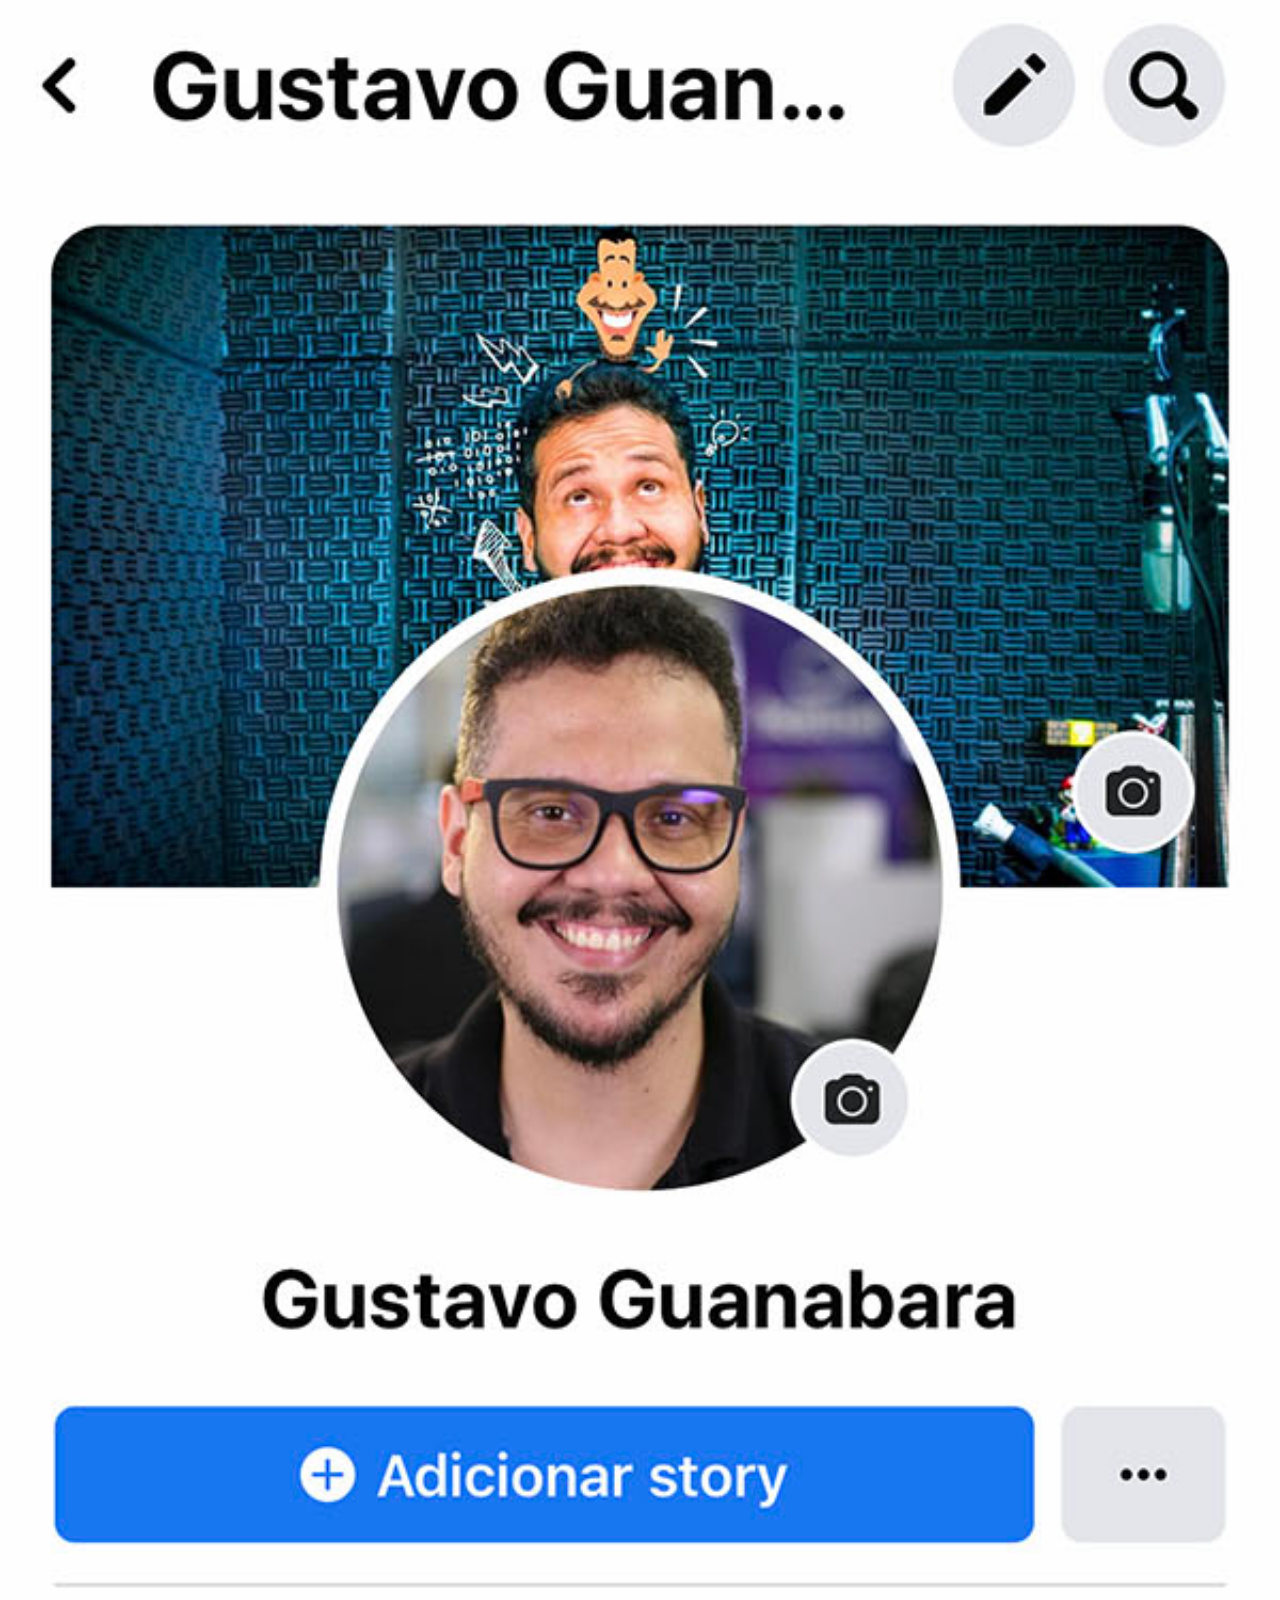
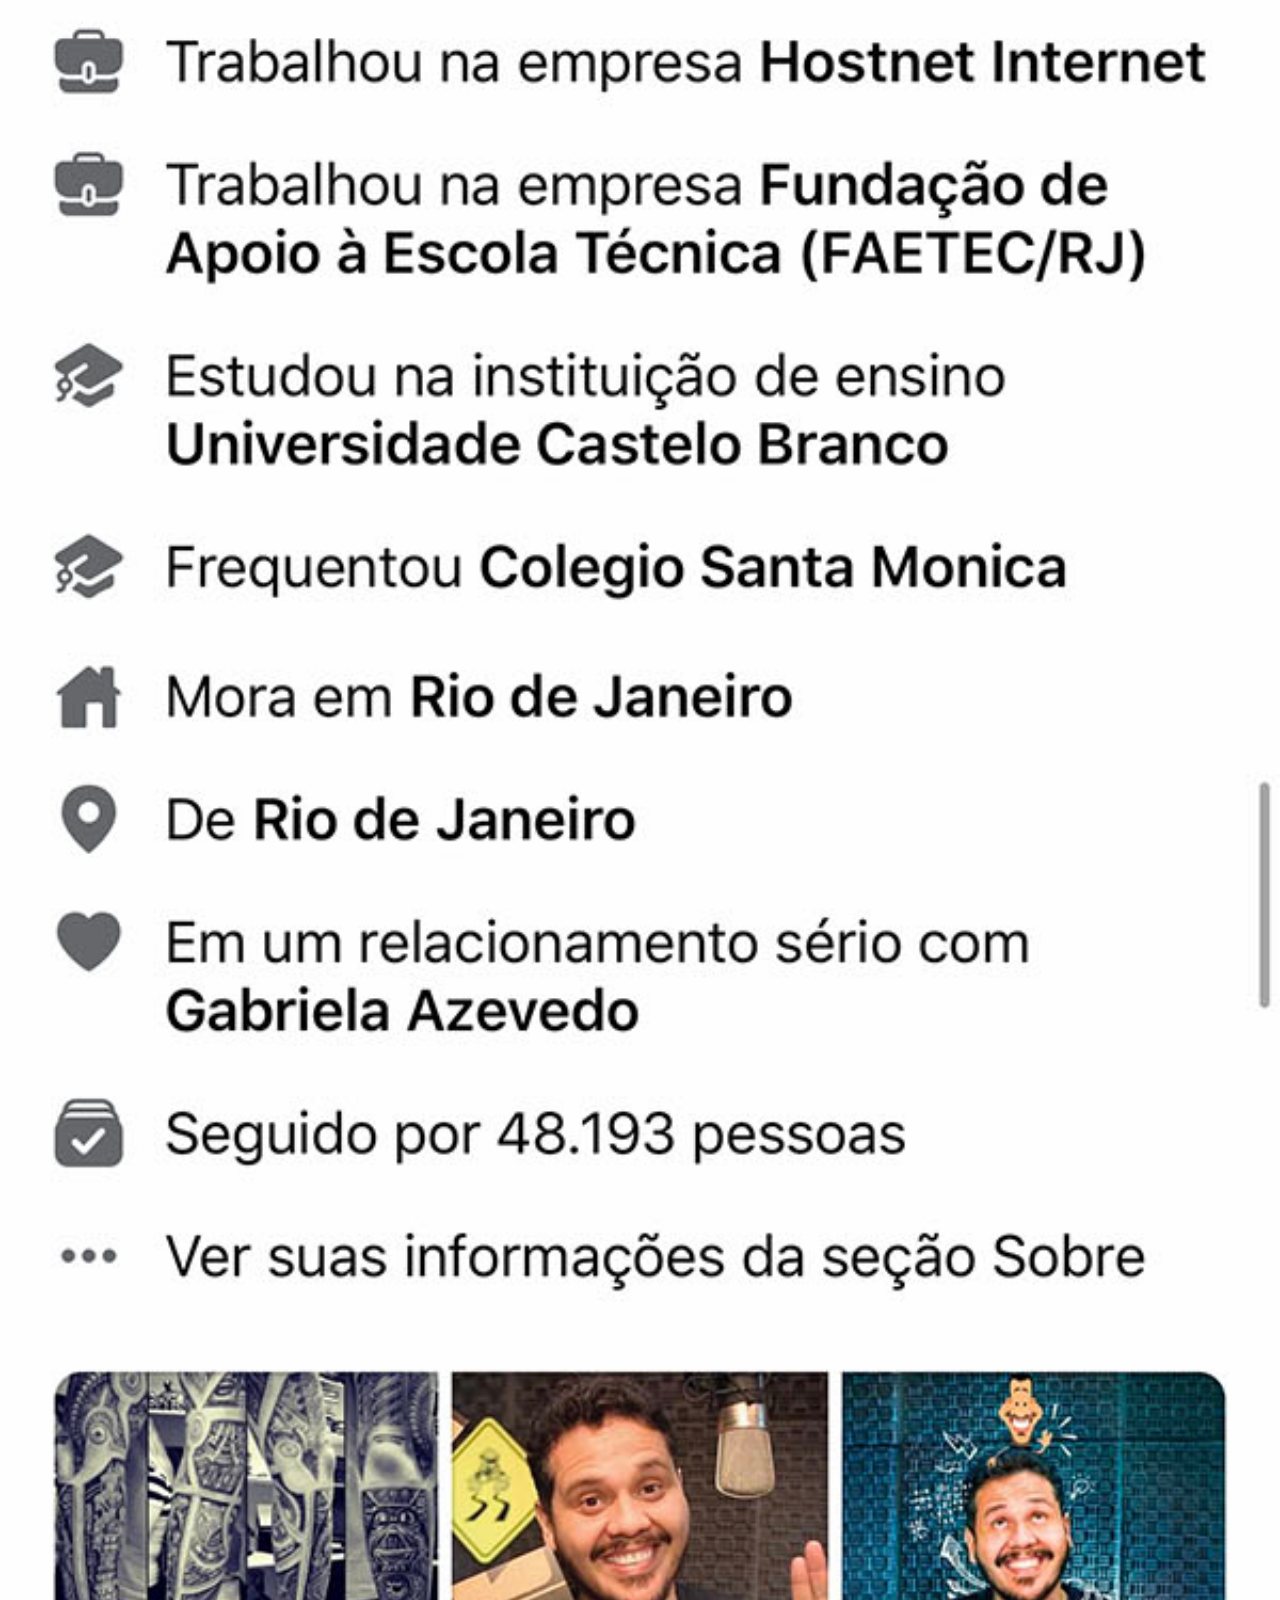
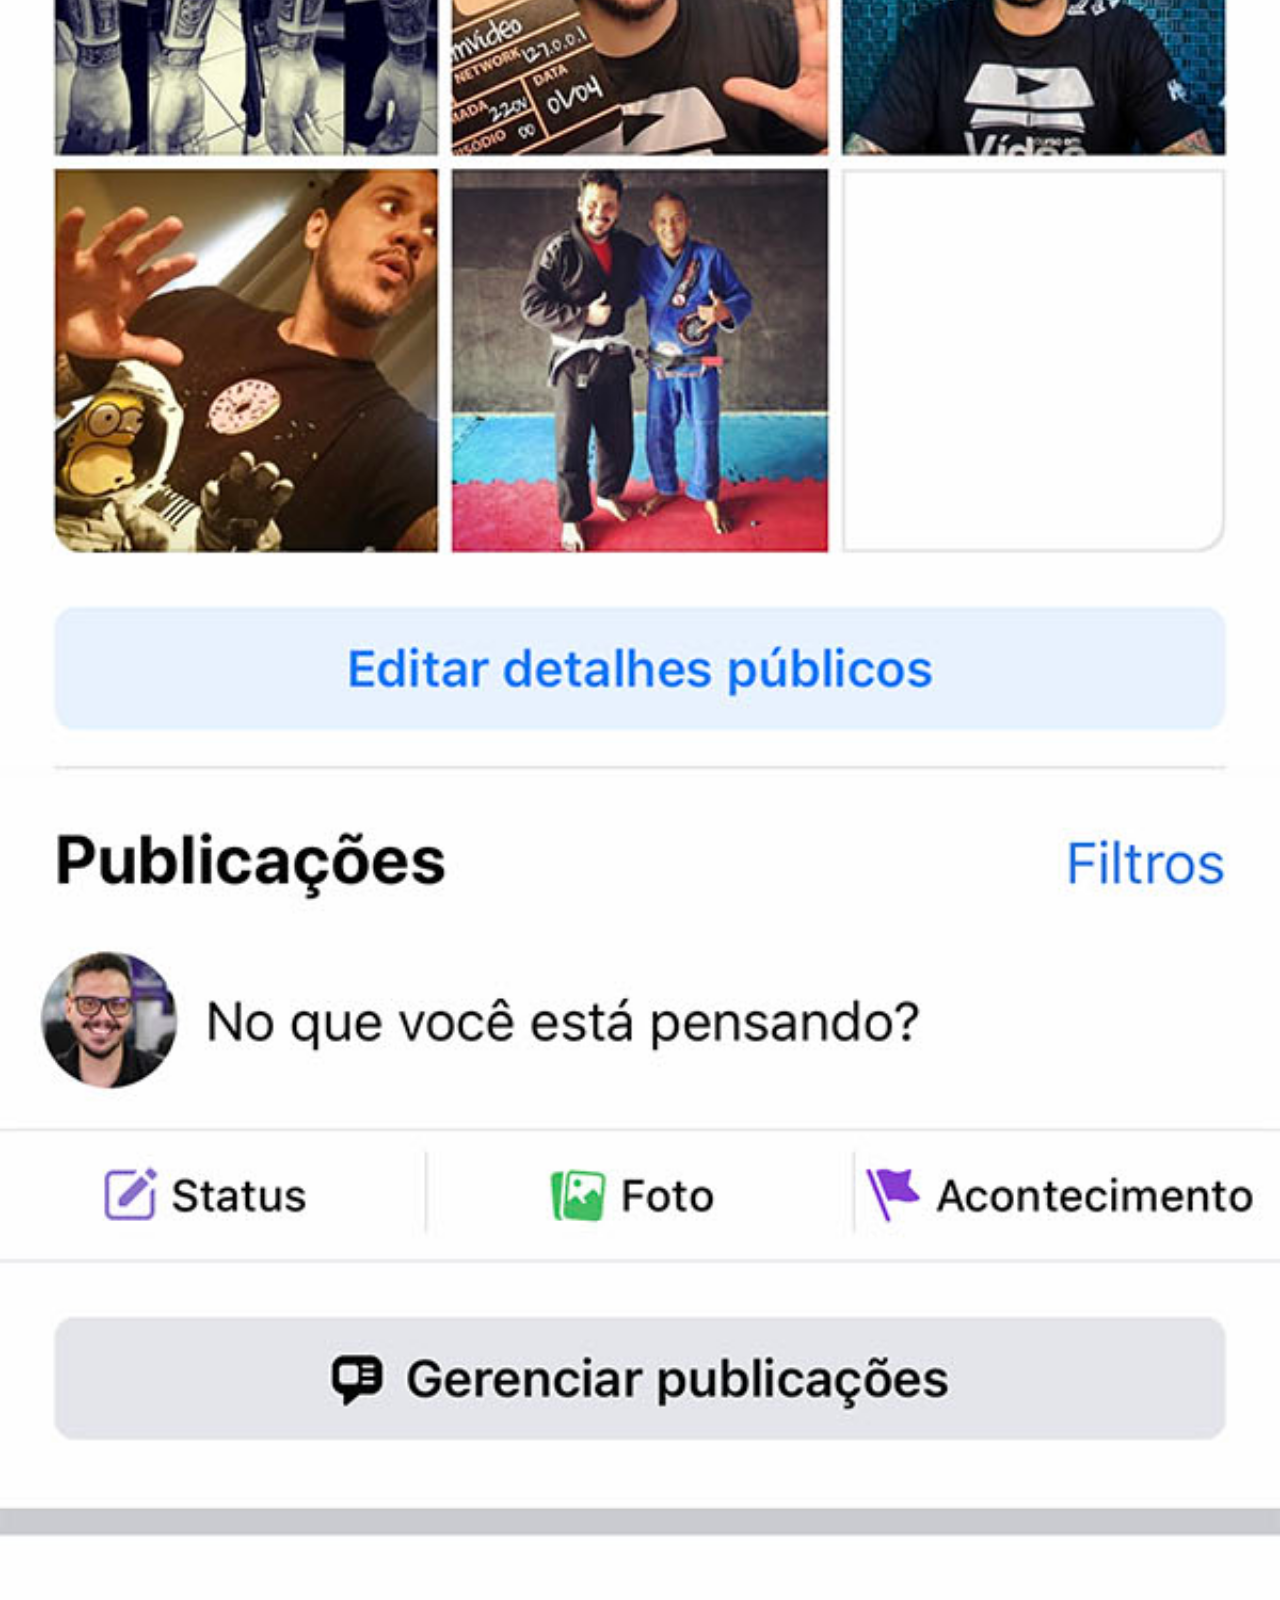
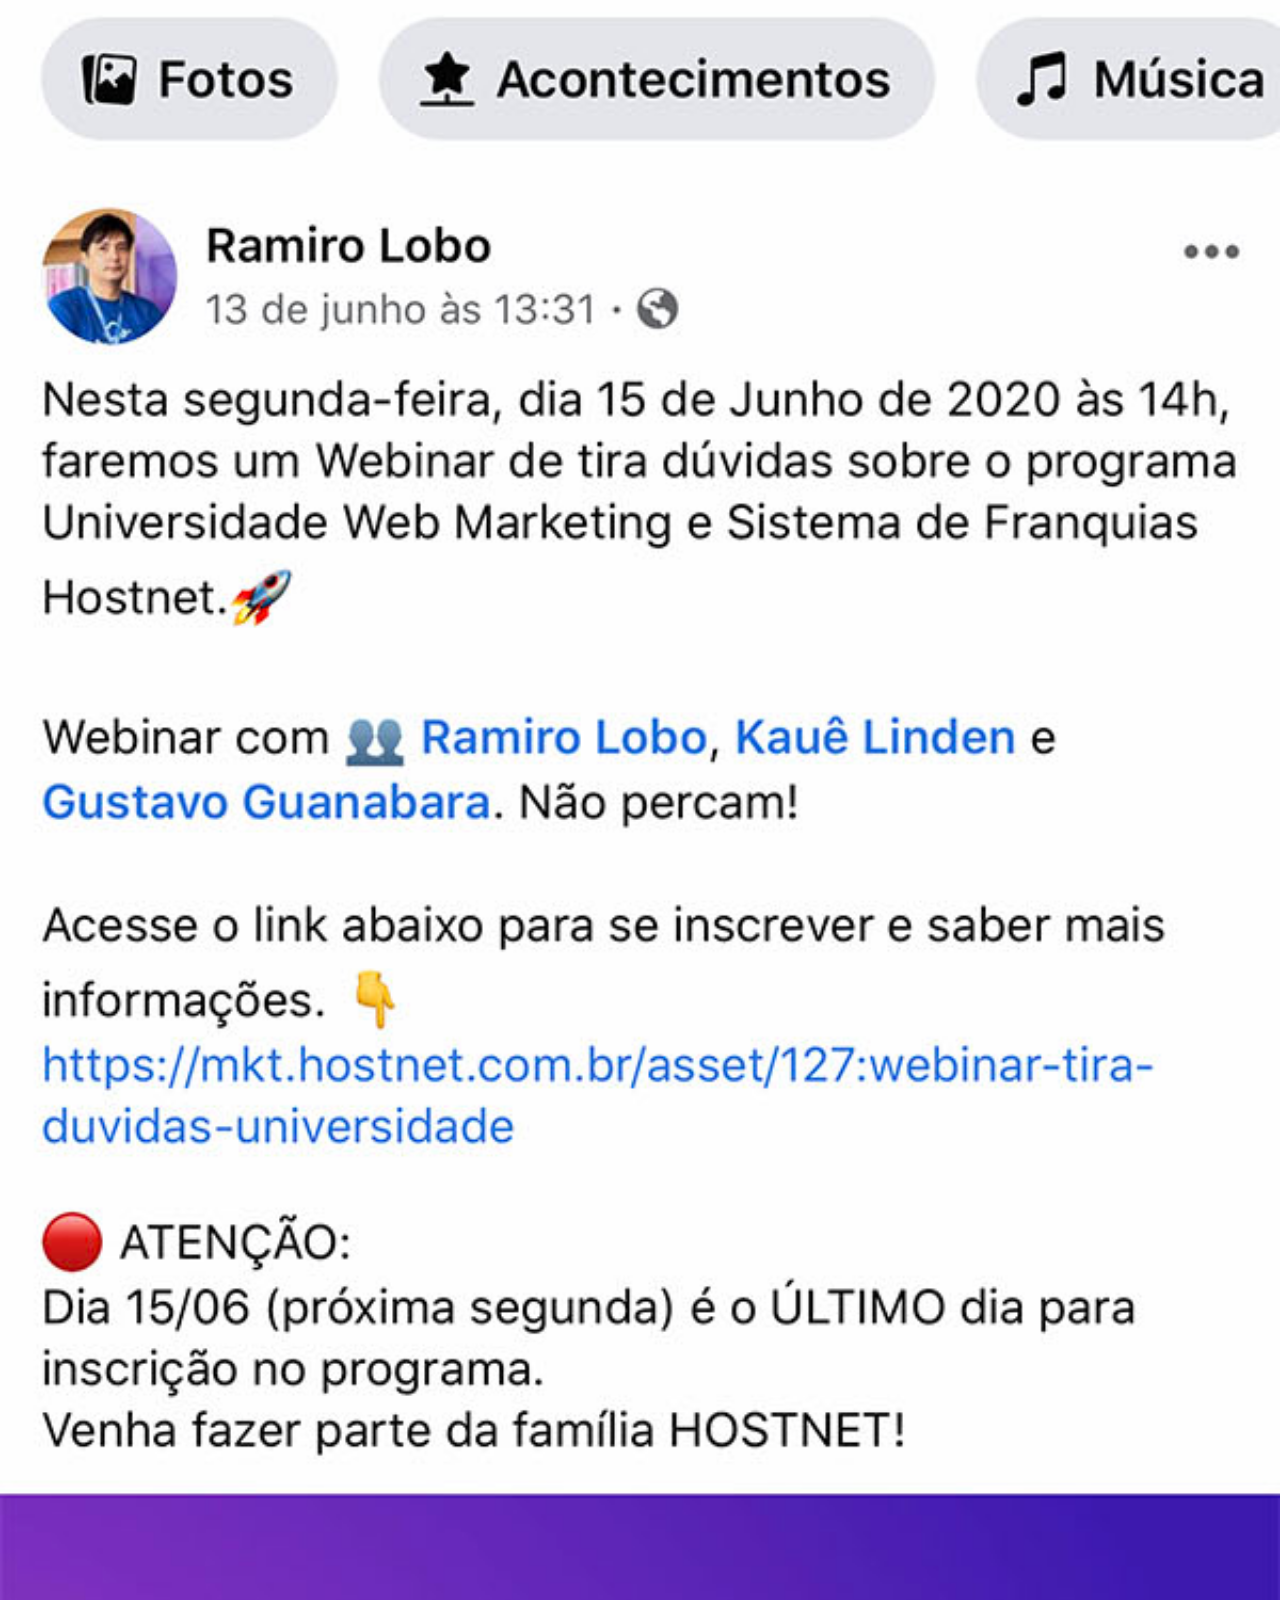
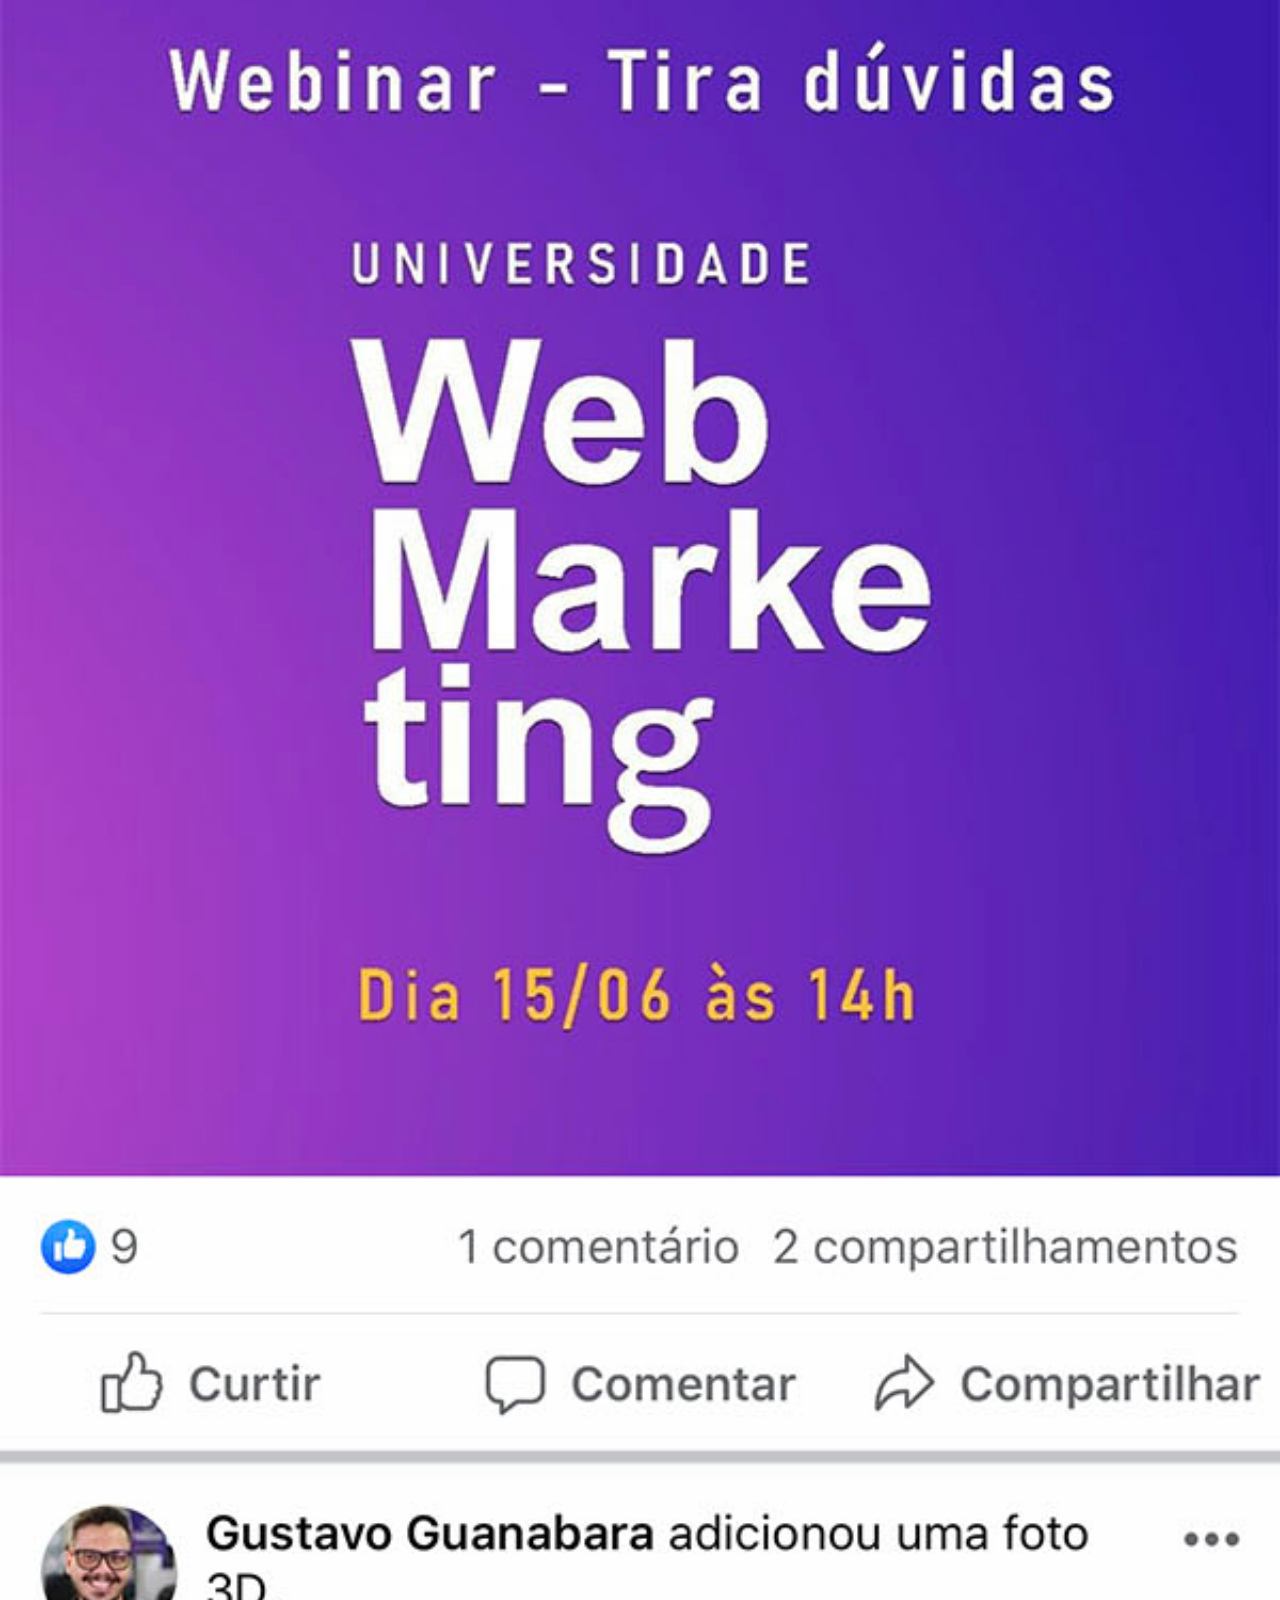
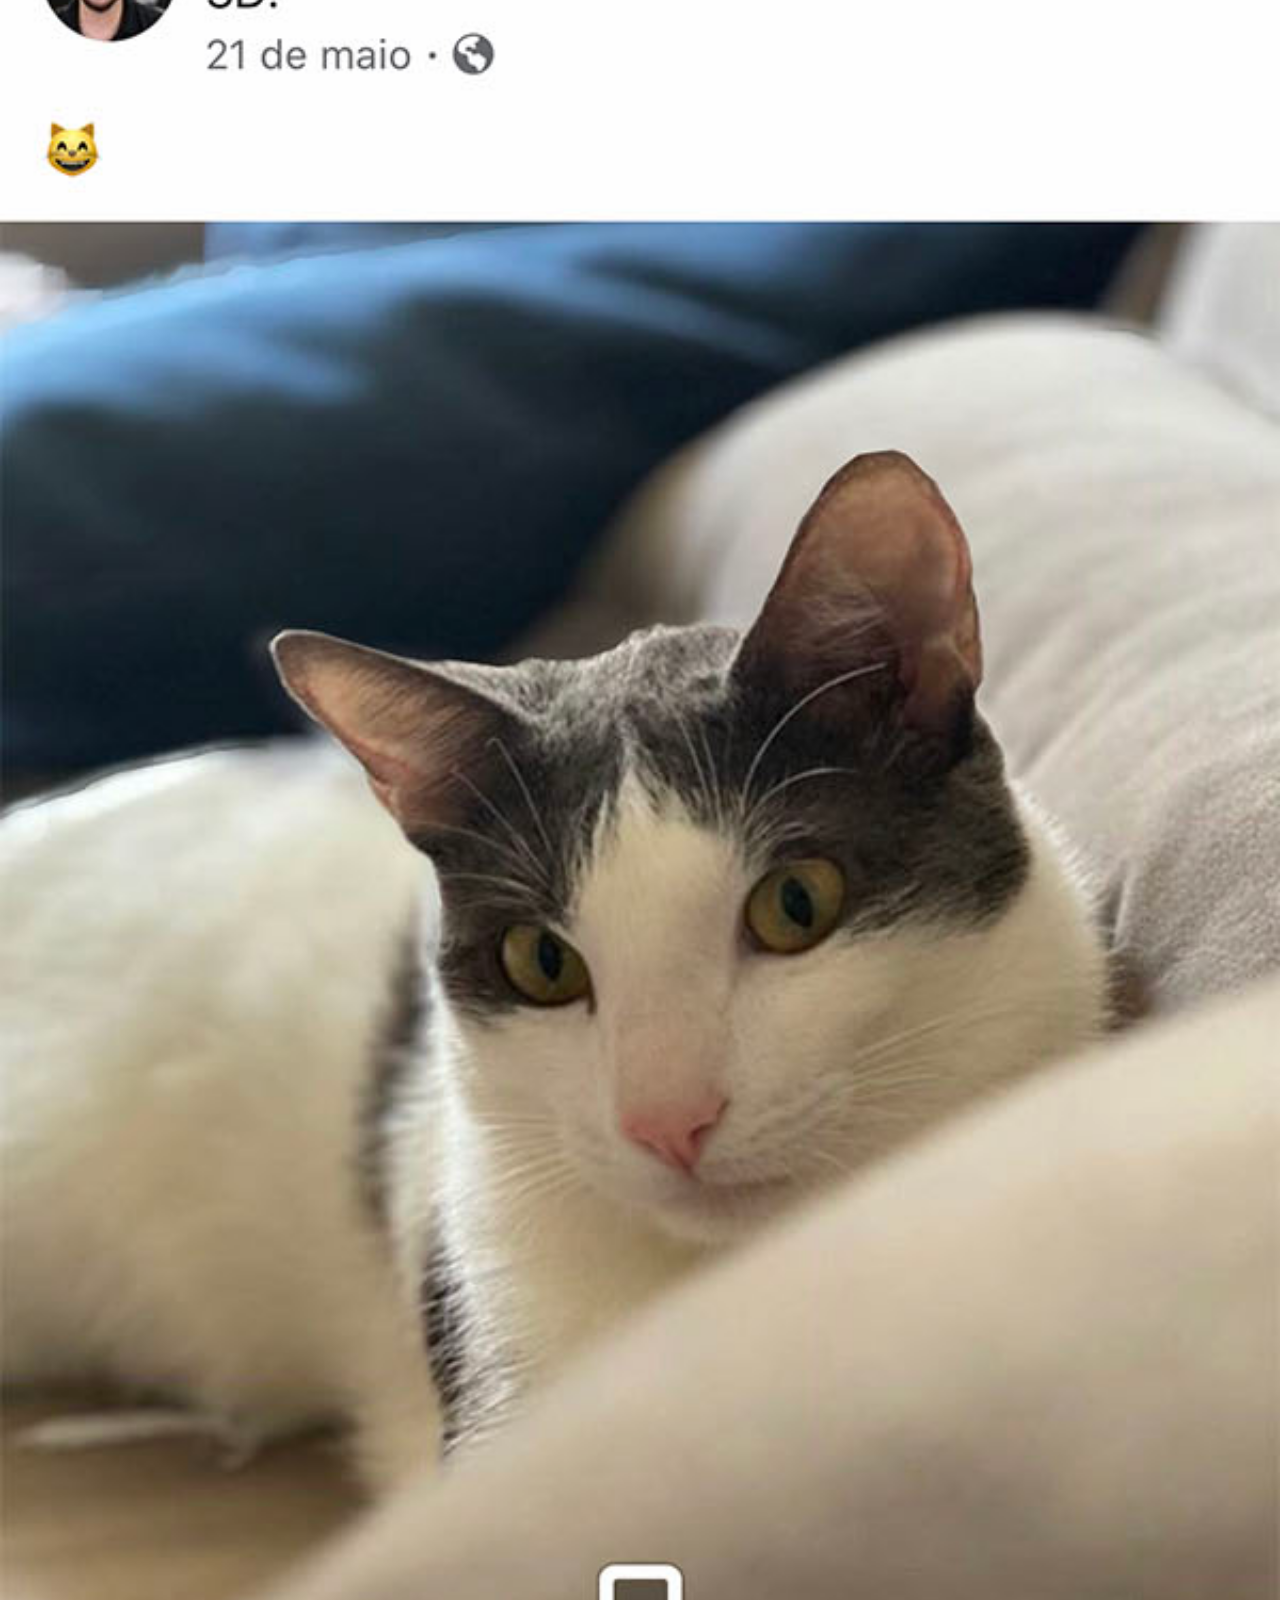
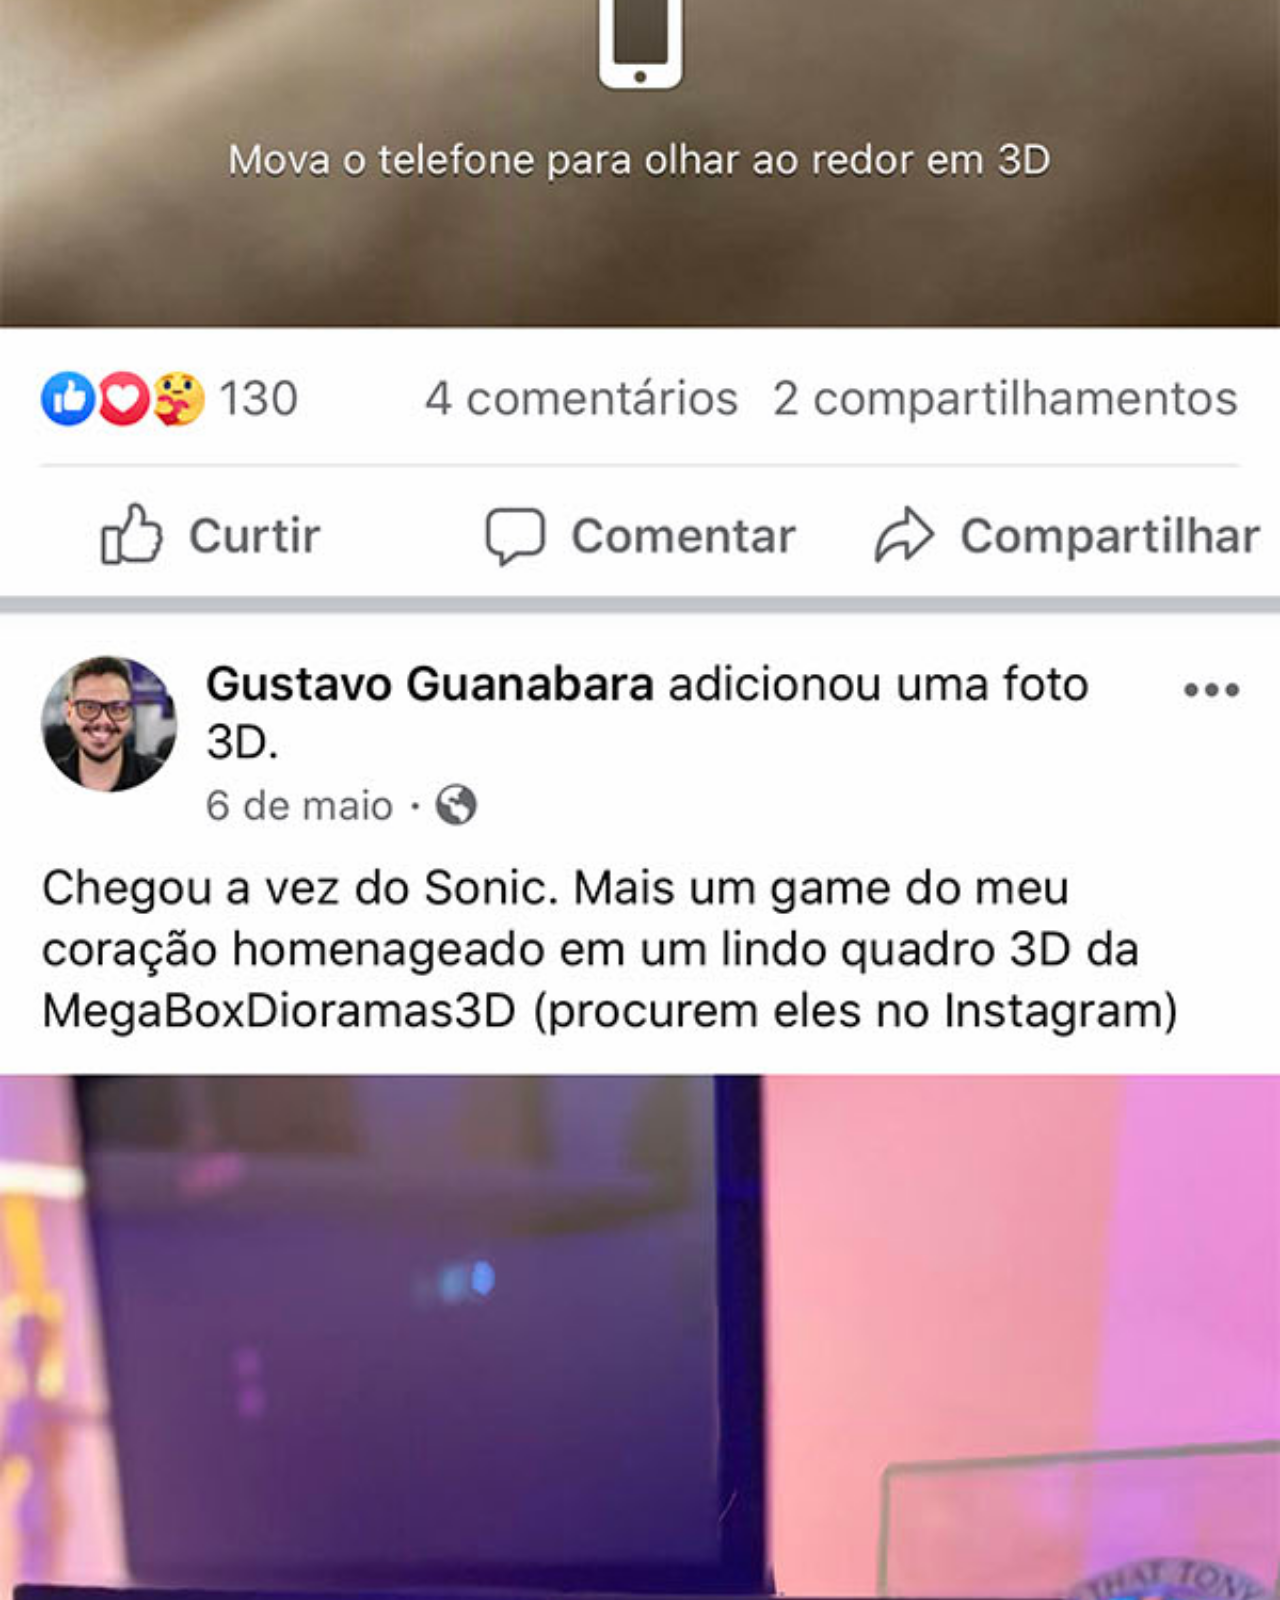
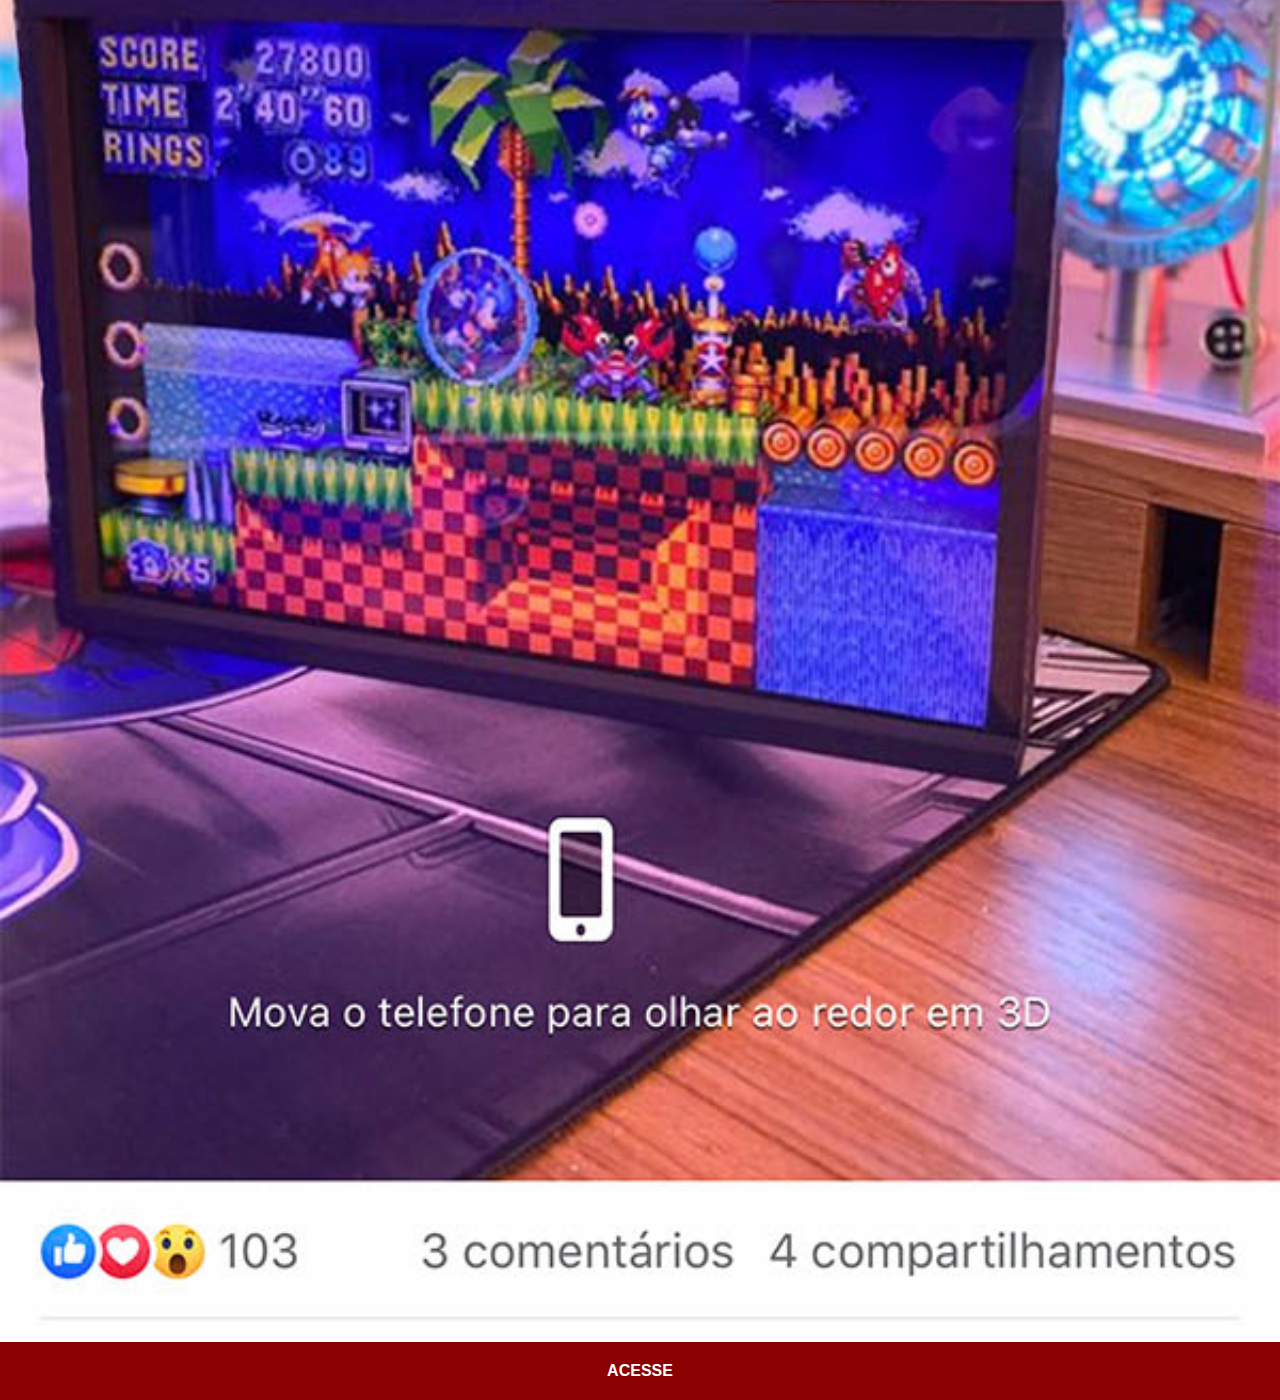
<file: facebook.html>
<!DOCTYPE html>
<html lang="pt-br">
<head>
    <meta charset="UTF-8">
    <meta http-equiv="X-UA-Compatible" content="IE=edge">
    <meta name="viewport" content="width=device-width, initial-scale=1.0">
    <link rel="stylesheet" href="css/social.css">
    <title>Perfil no github</title>
</head>
<body>
    <img src="imagens/tela-facebook.jpg" alt="github">
    <a href="imagens/tela-facebook.jpg" target="_blank">ACESSE</a>
</body>
</html>
</file>
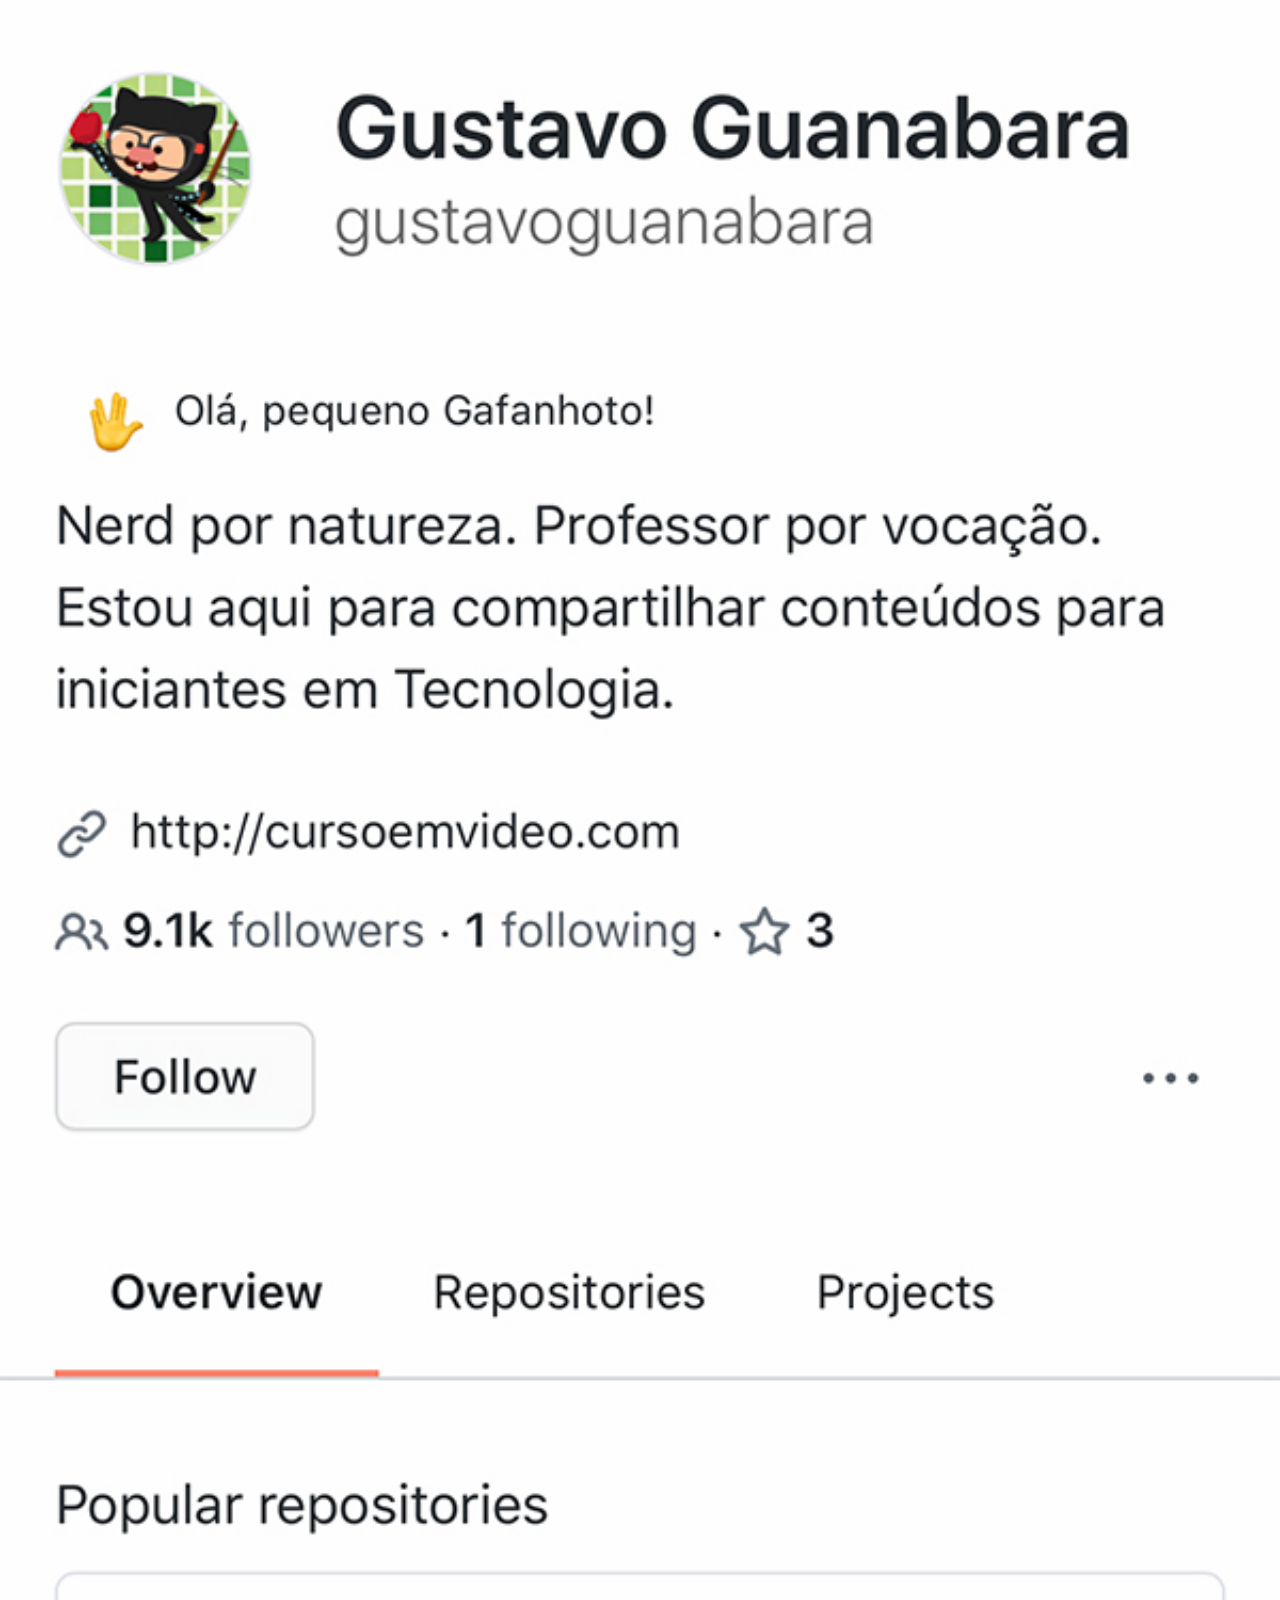
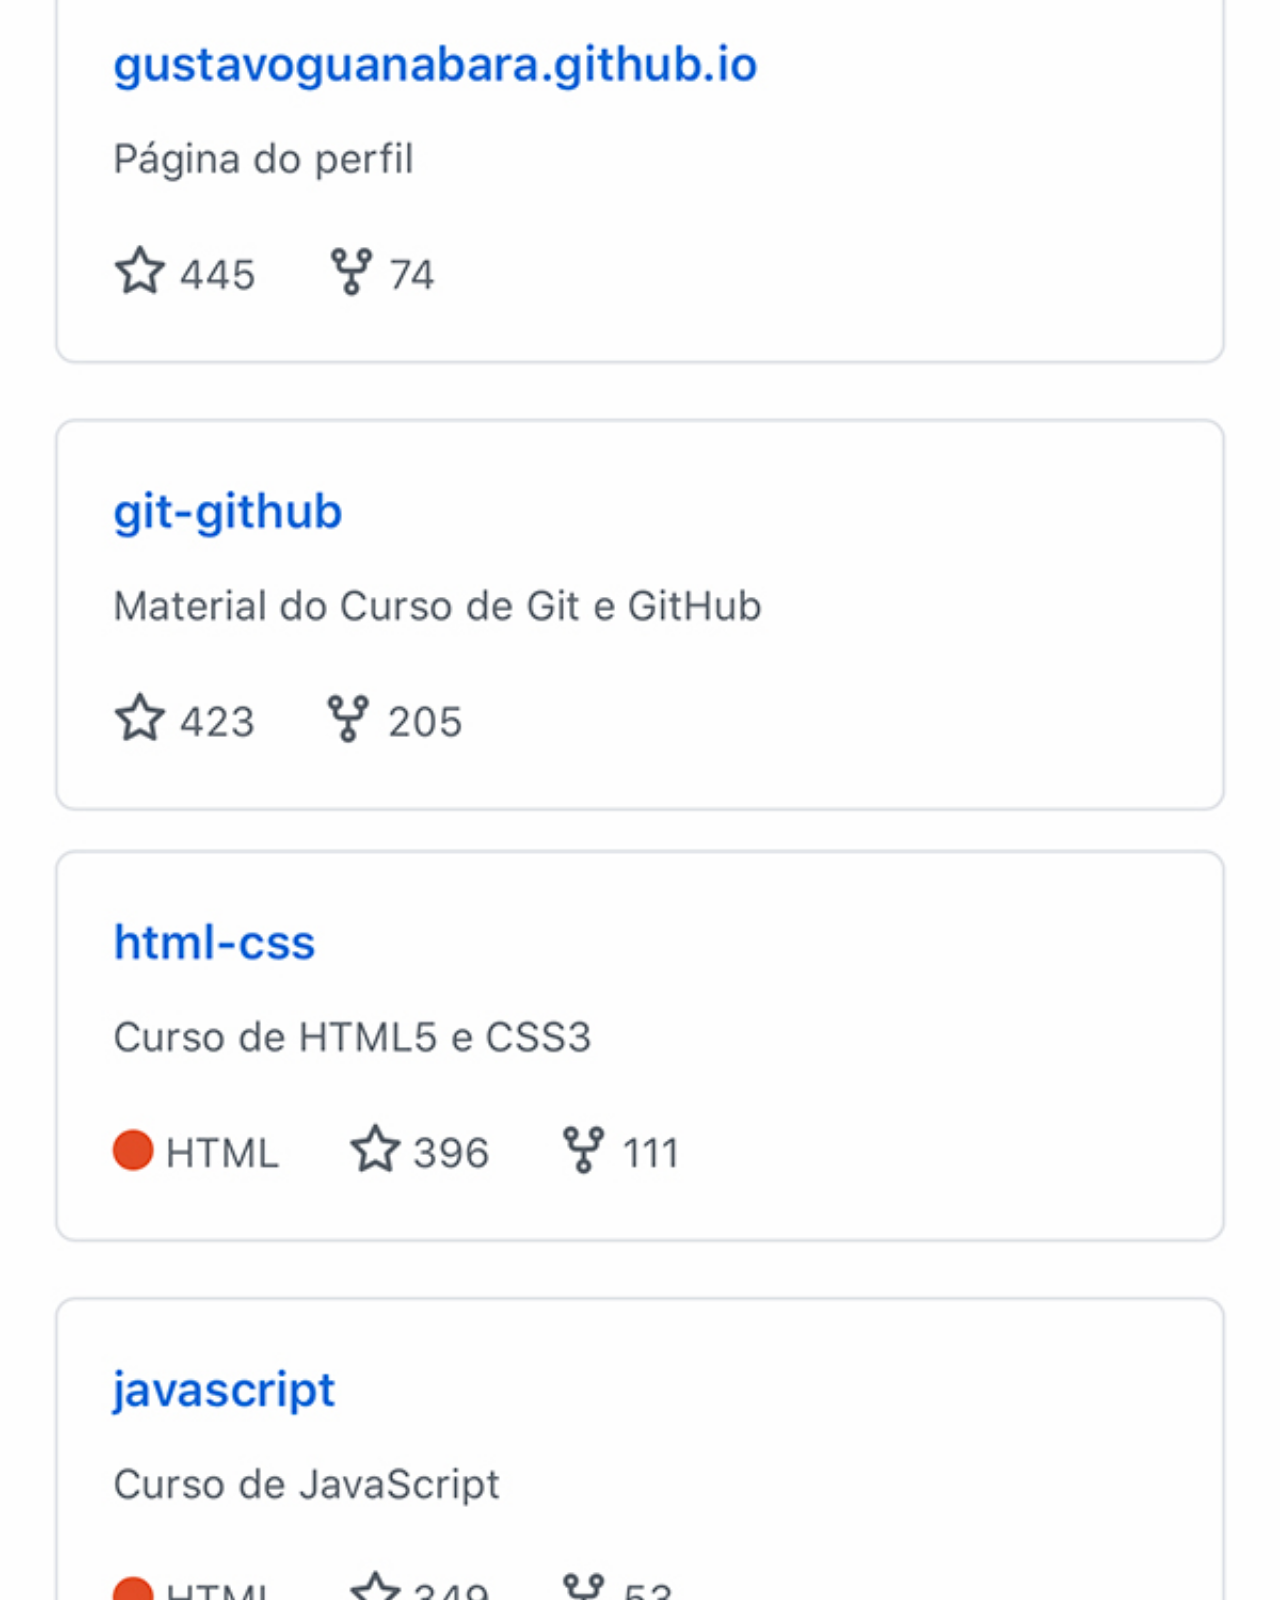
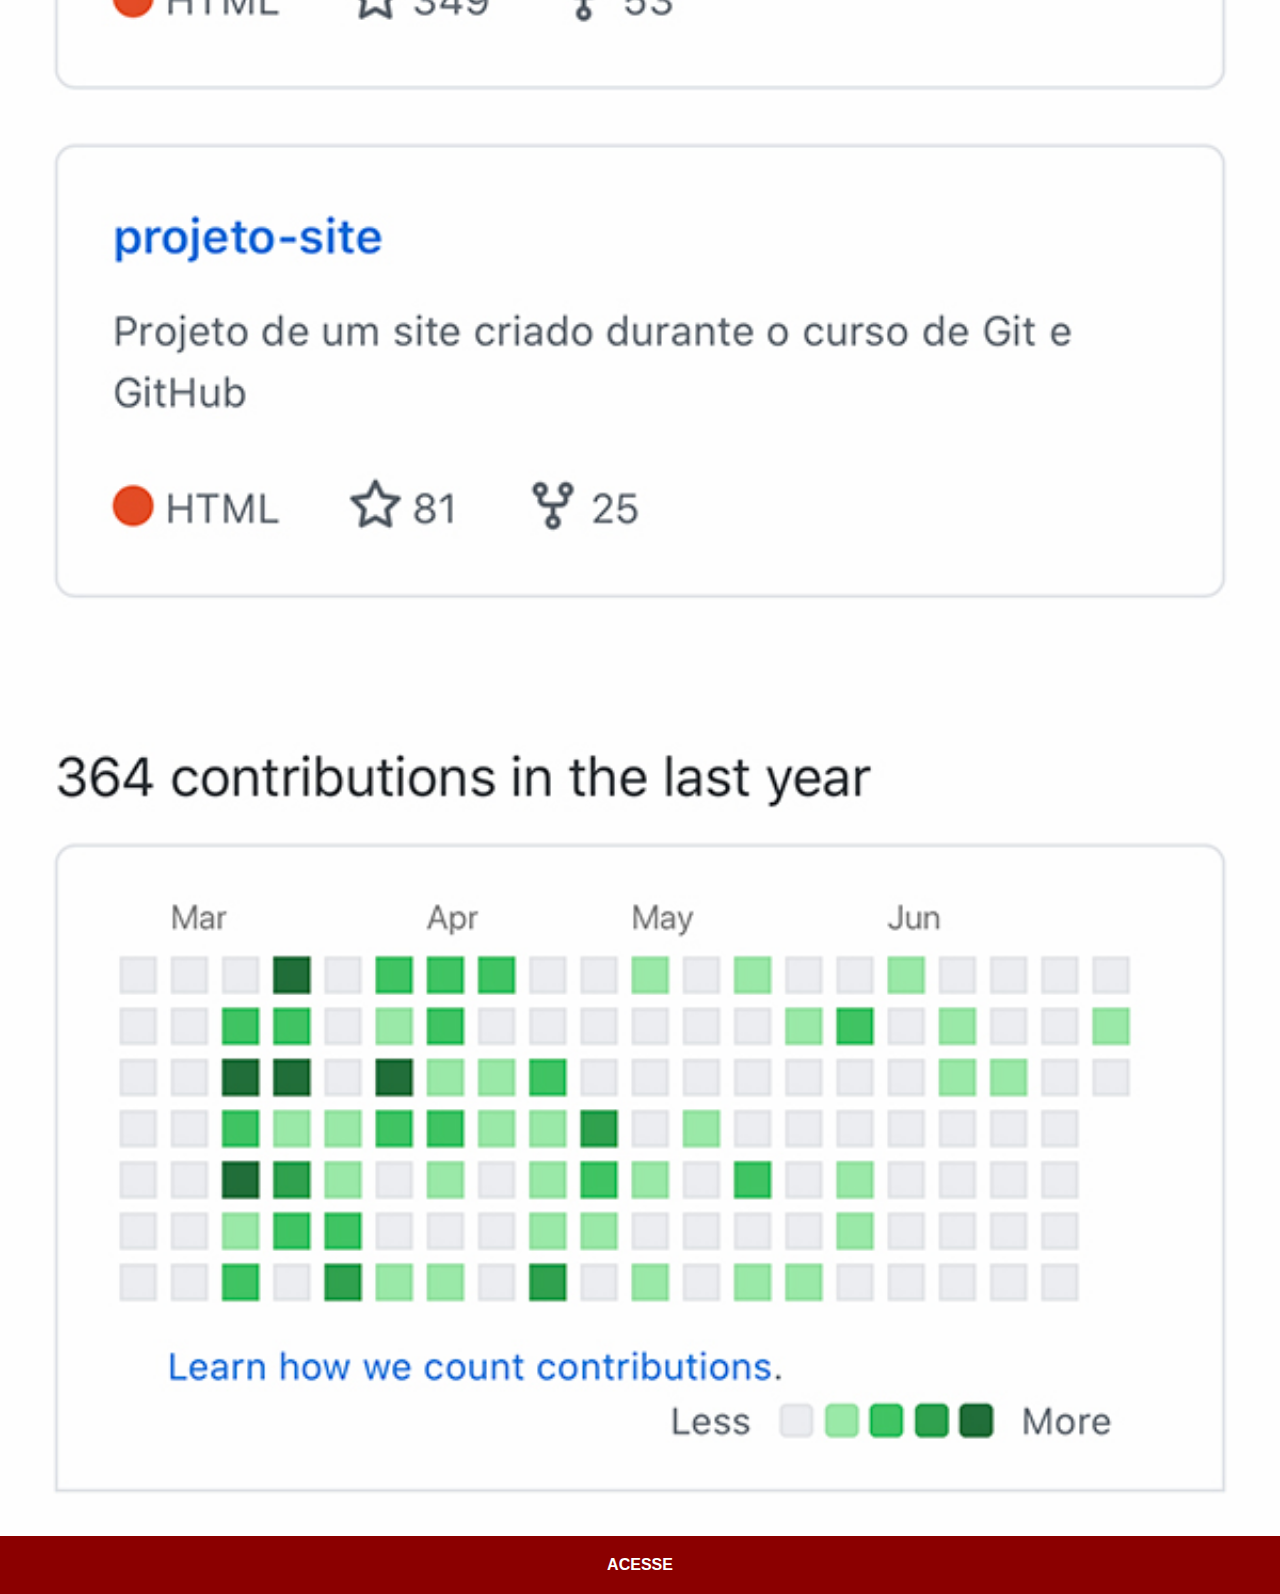
<file: github.html>
<!DOCTYPE html>
<html lang="pt-br">
<head>
    <meta charset="UTF-8">
    <meta http-equiv="X-UA-Compatible" content="IE=edge">
    <meta name="viewport" content="width=device-width, initial-scale=1.0">
    <link rel="stylesheet" href="css/social.css">
    <title>Perfil no github</title>
</head>
<body>
    <img src="imagens/tela-github.jpg" alt="github">
    <a href="imagens/tela-github.jpg" target="_blank">ACESSE</a>
</body>
</html>
</file>
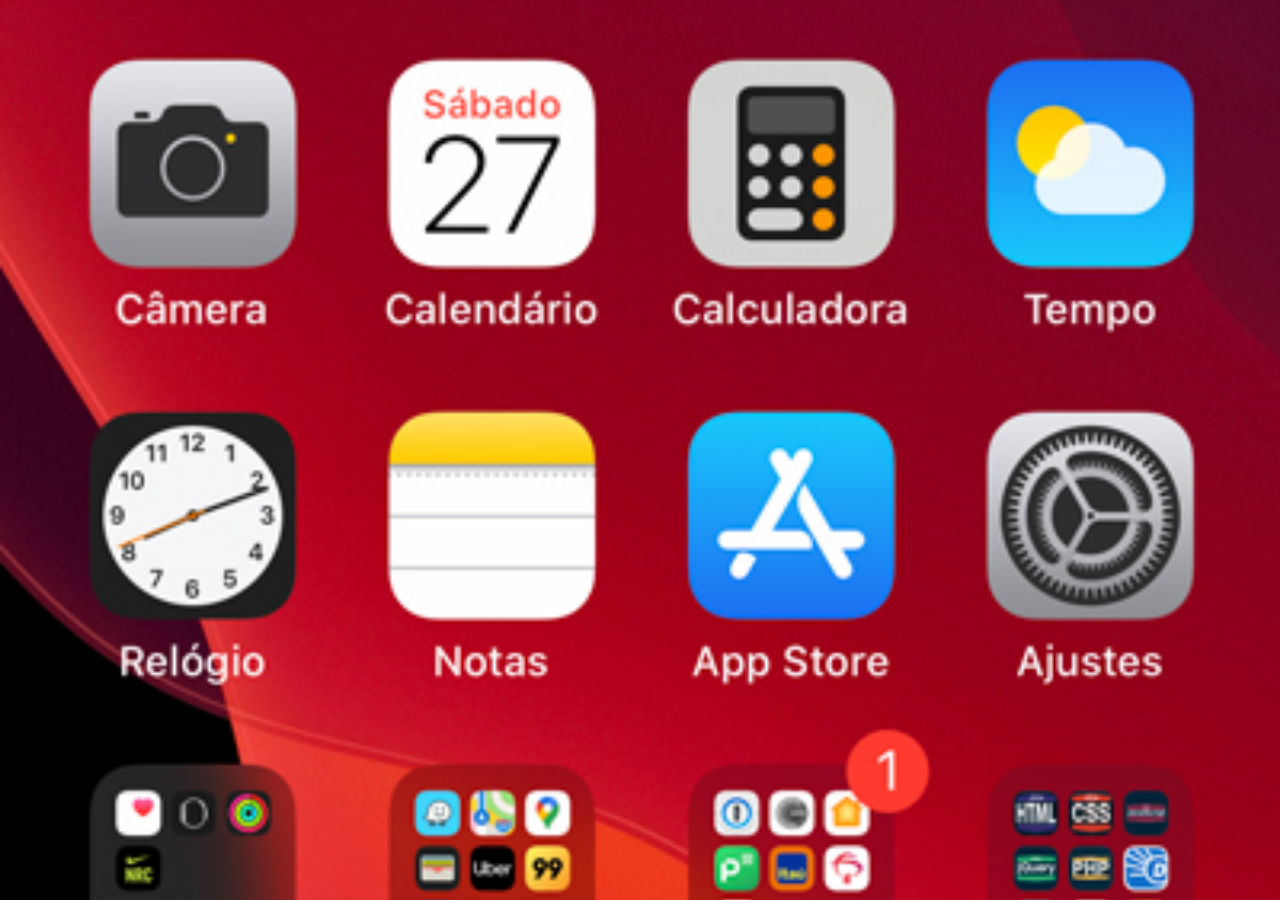
<file: home.html>
<!DOCTYPE html>
<html lang="pt-br">
<head>
    <meta charset="UTF-8">
    <meta http-equiv="X-UA-Compatible" content="IE=edge">
    <meta name="viewport" content="width=device-width, initial-scale=1.0">
    <title>Home</title>
    <style>
        *{
            margin: 0;
            padding: 0;

            width: 100vw;
            height: 100vh;

            background: black url(imagens/tela-home.jpg) no-repeat top center;
            background-size: cover;
        }
    </style>
</head>
<body>
    
</body>
</html>
</file>
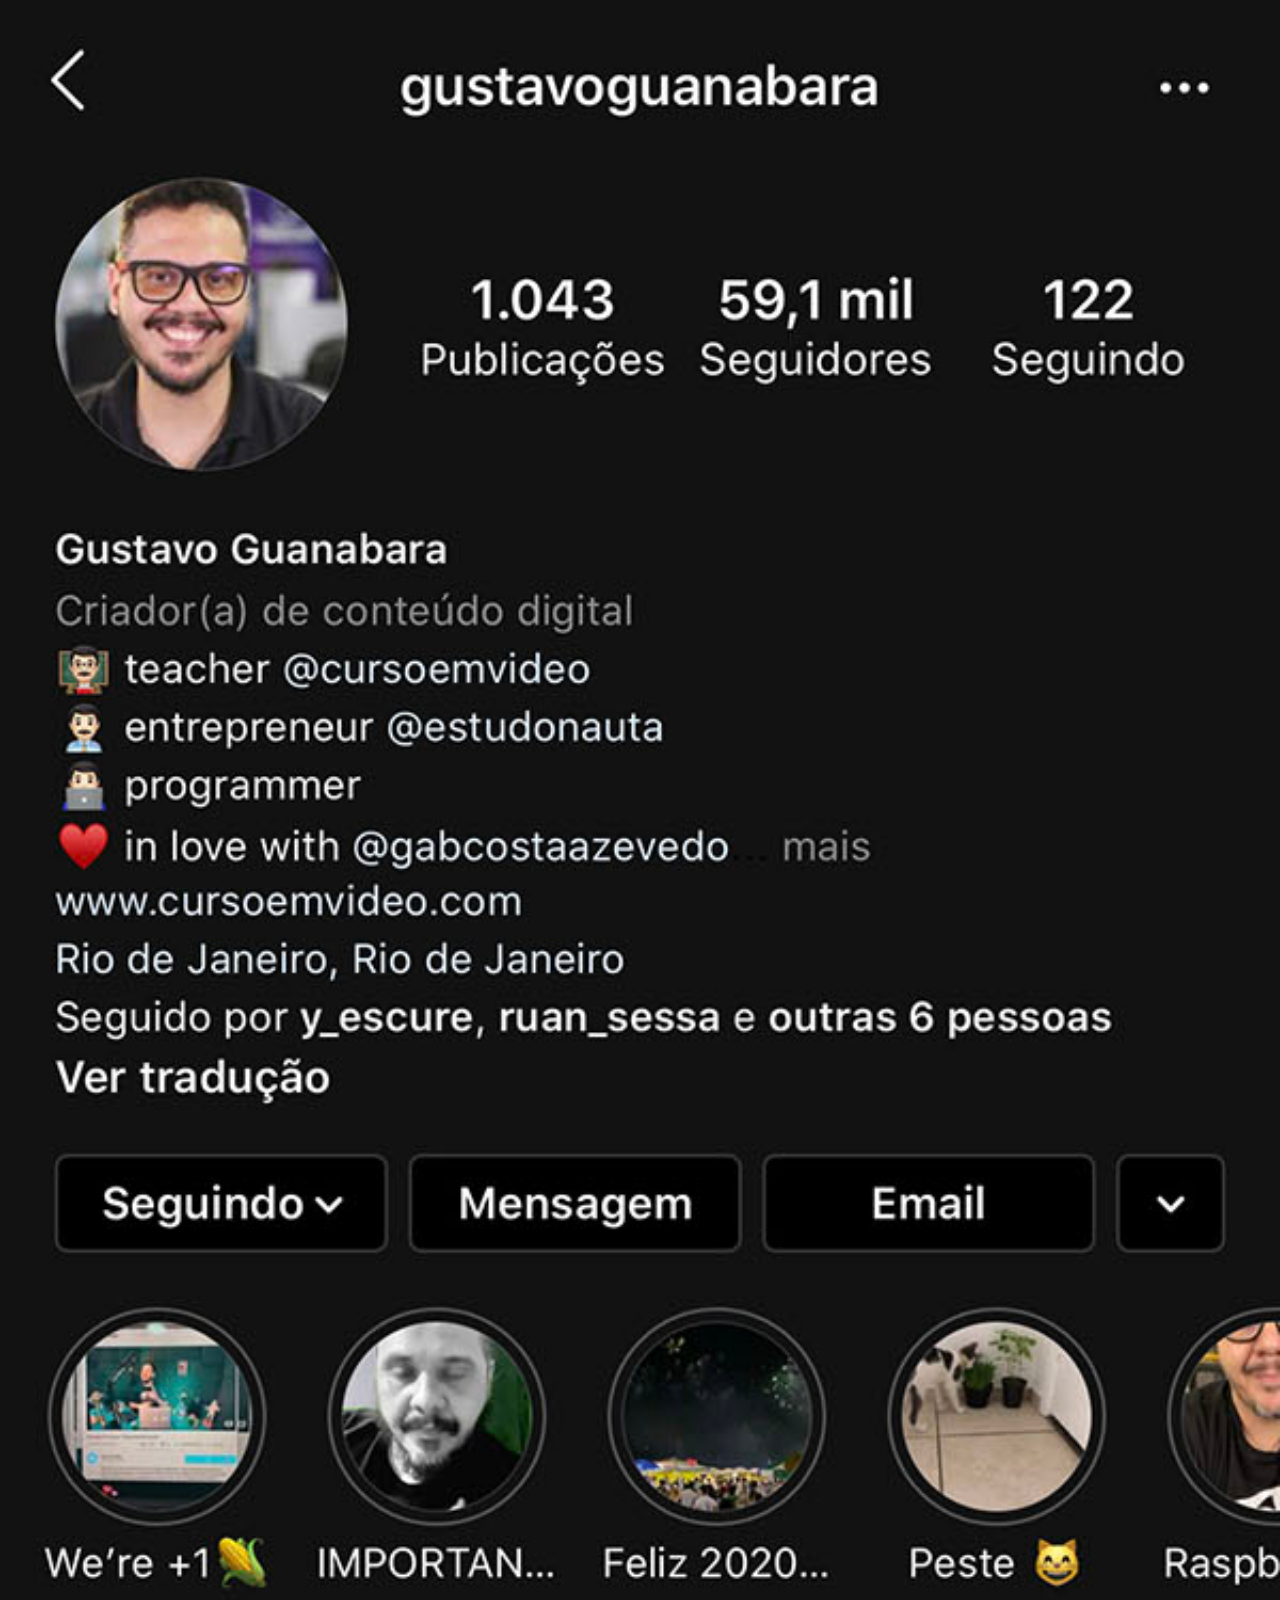
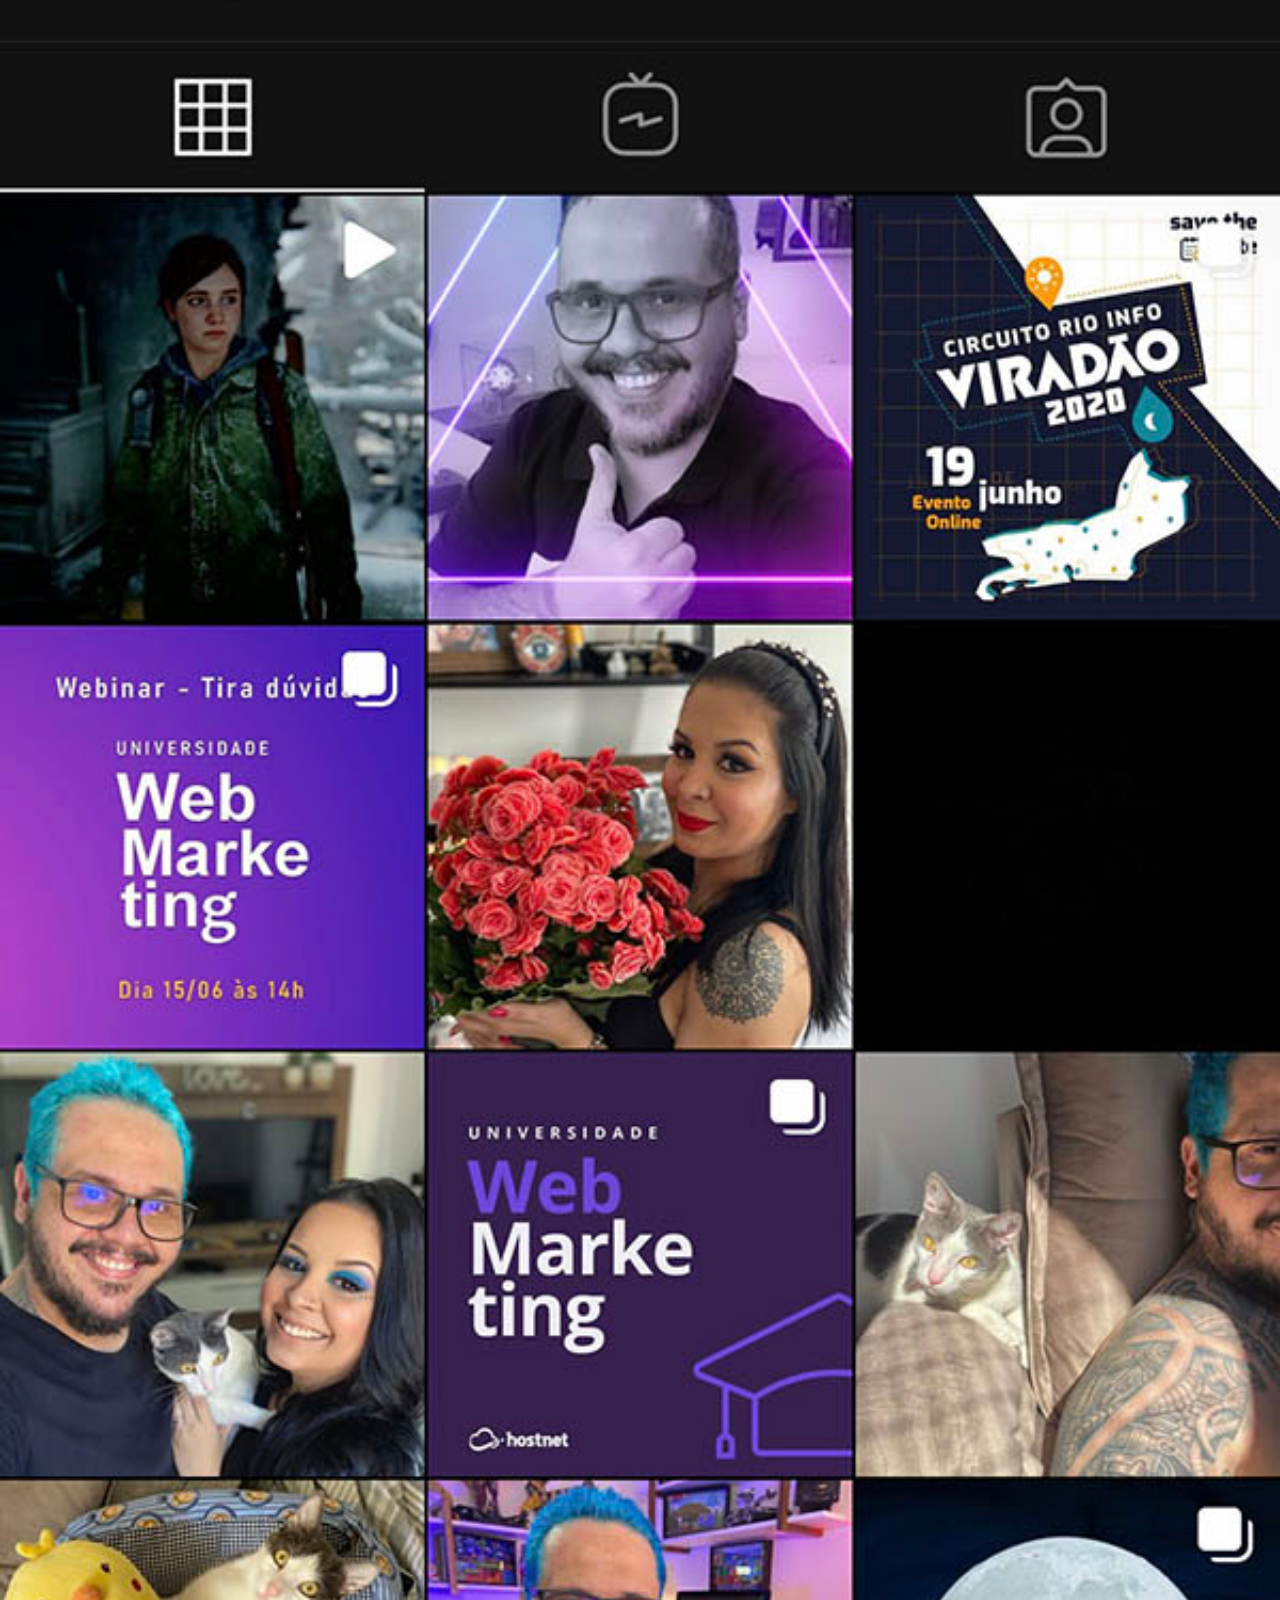
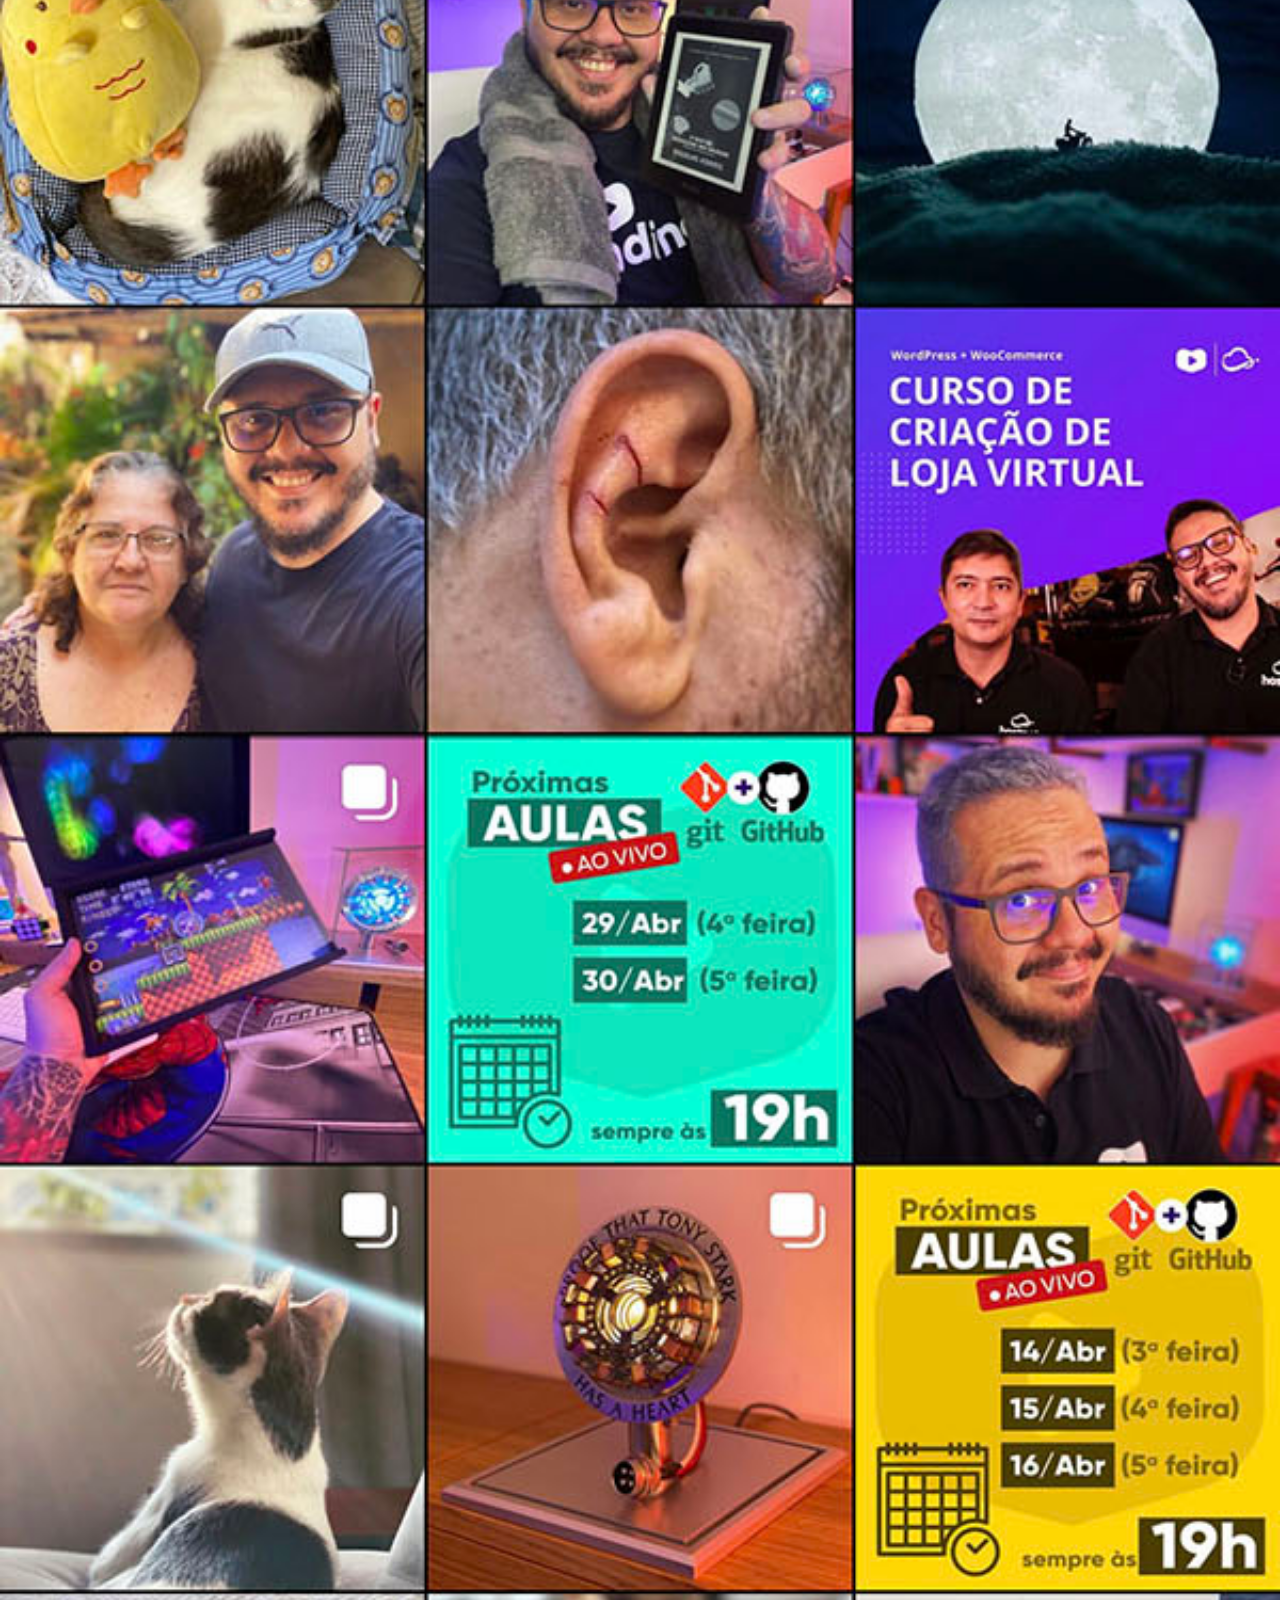
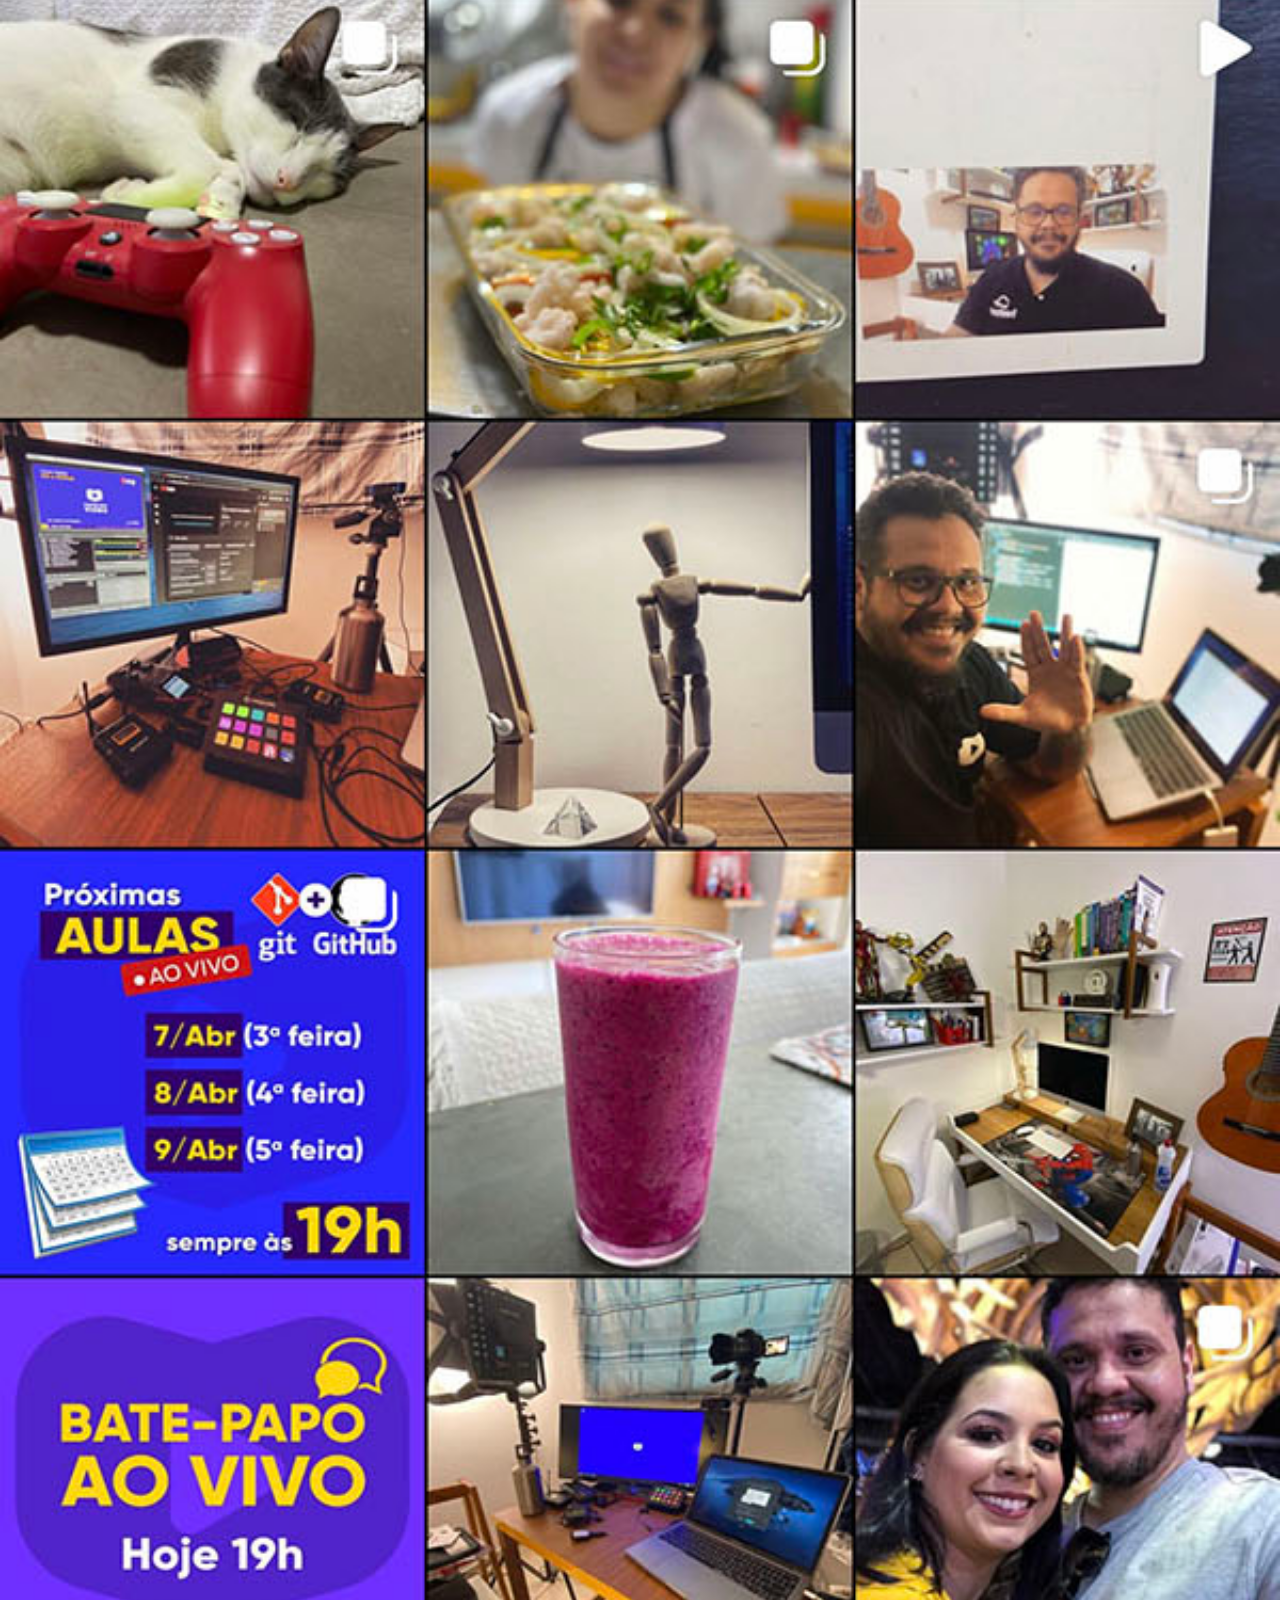
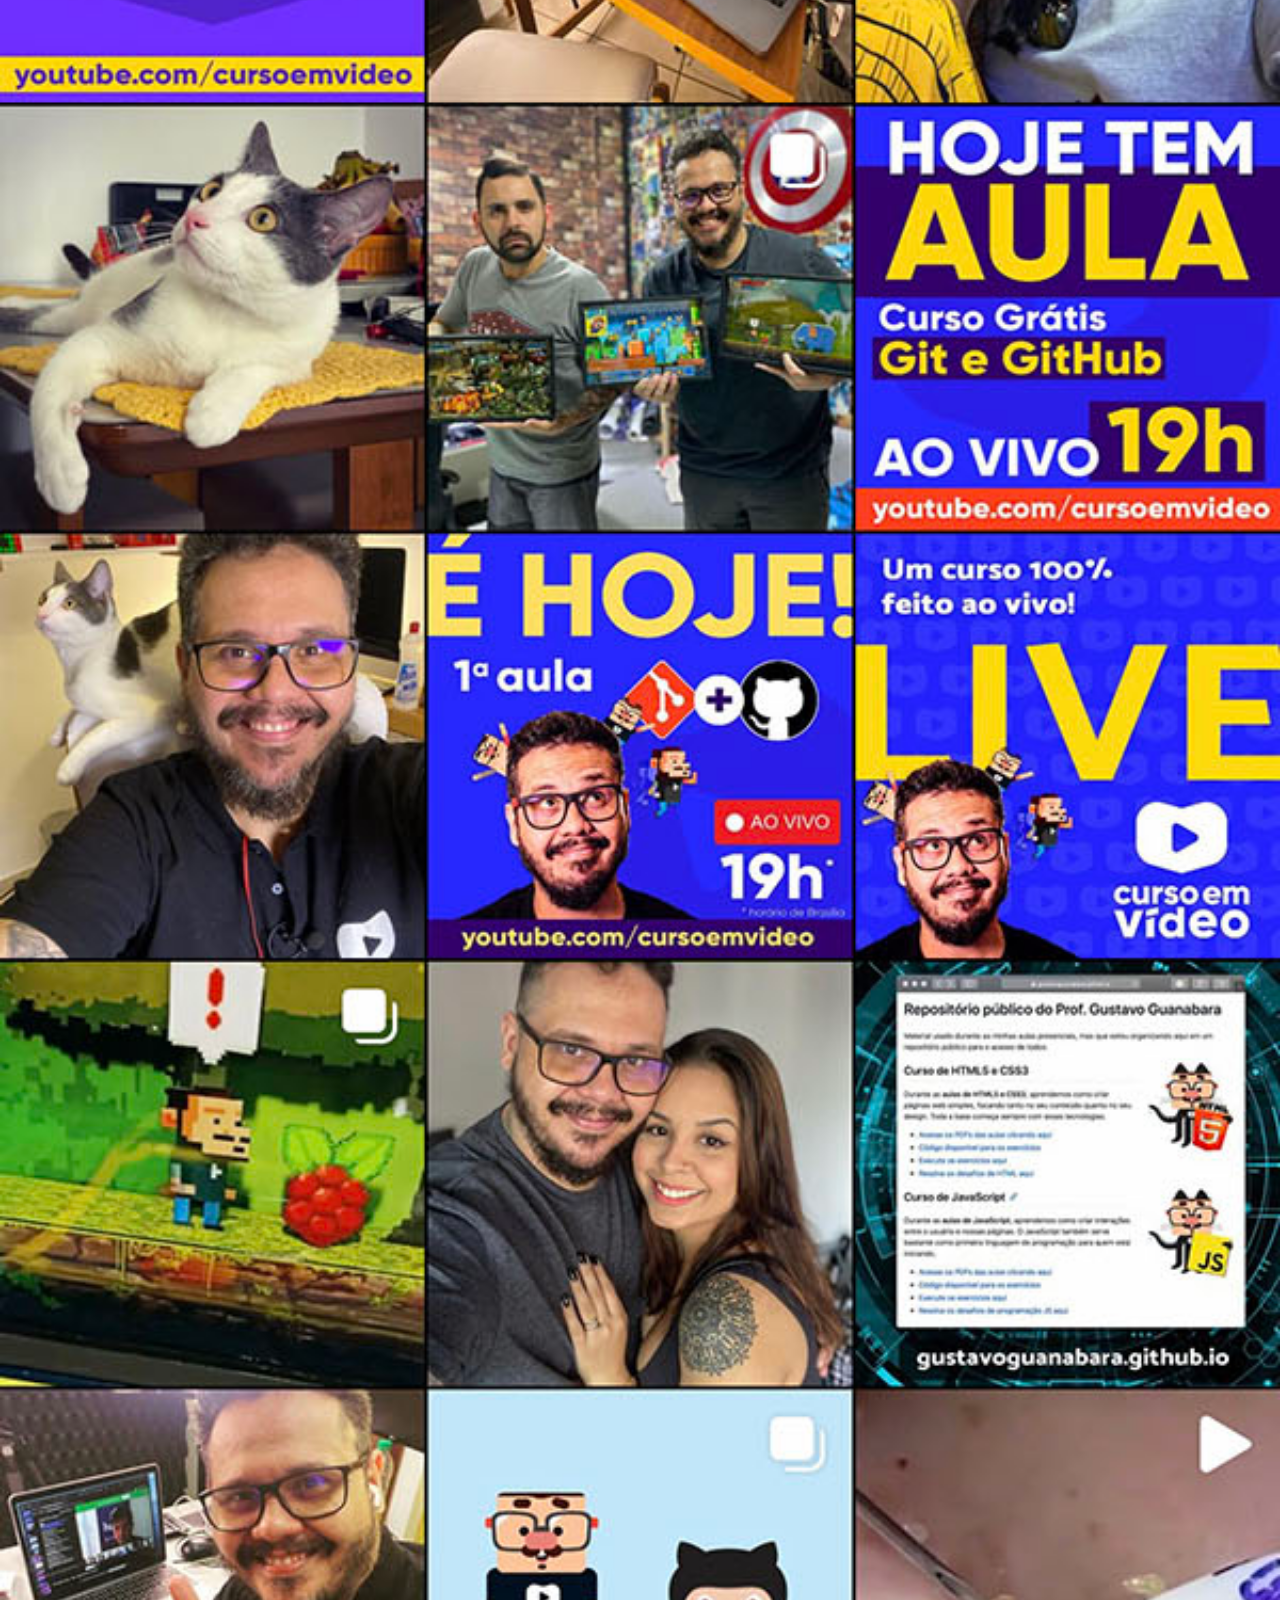
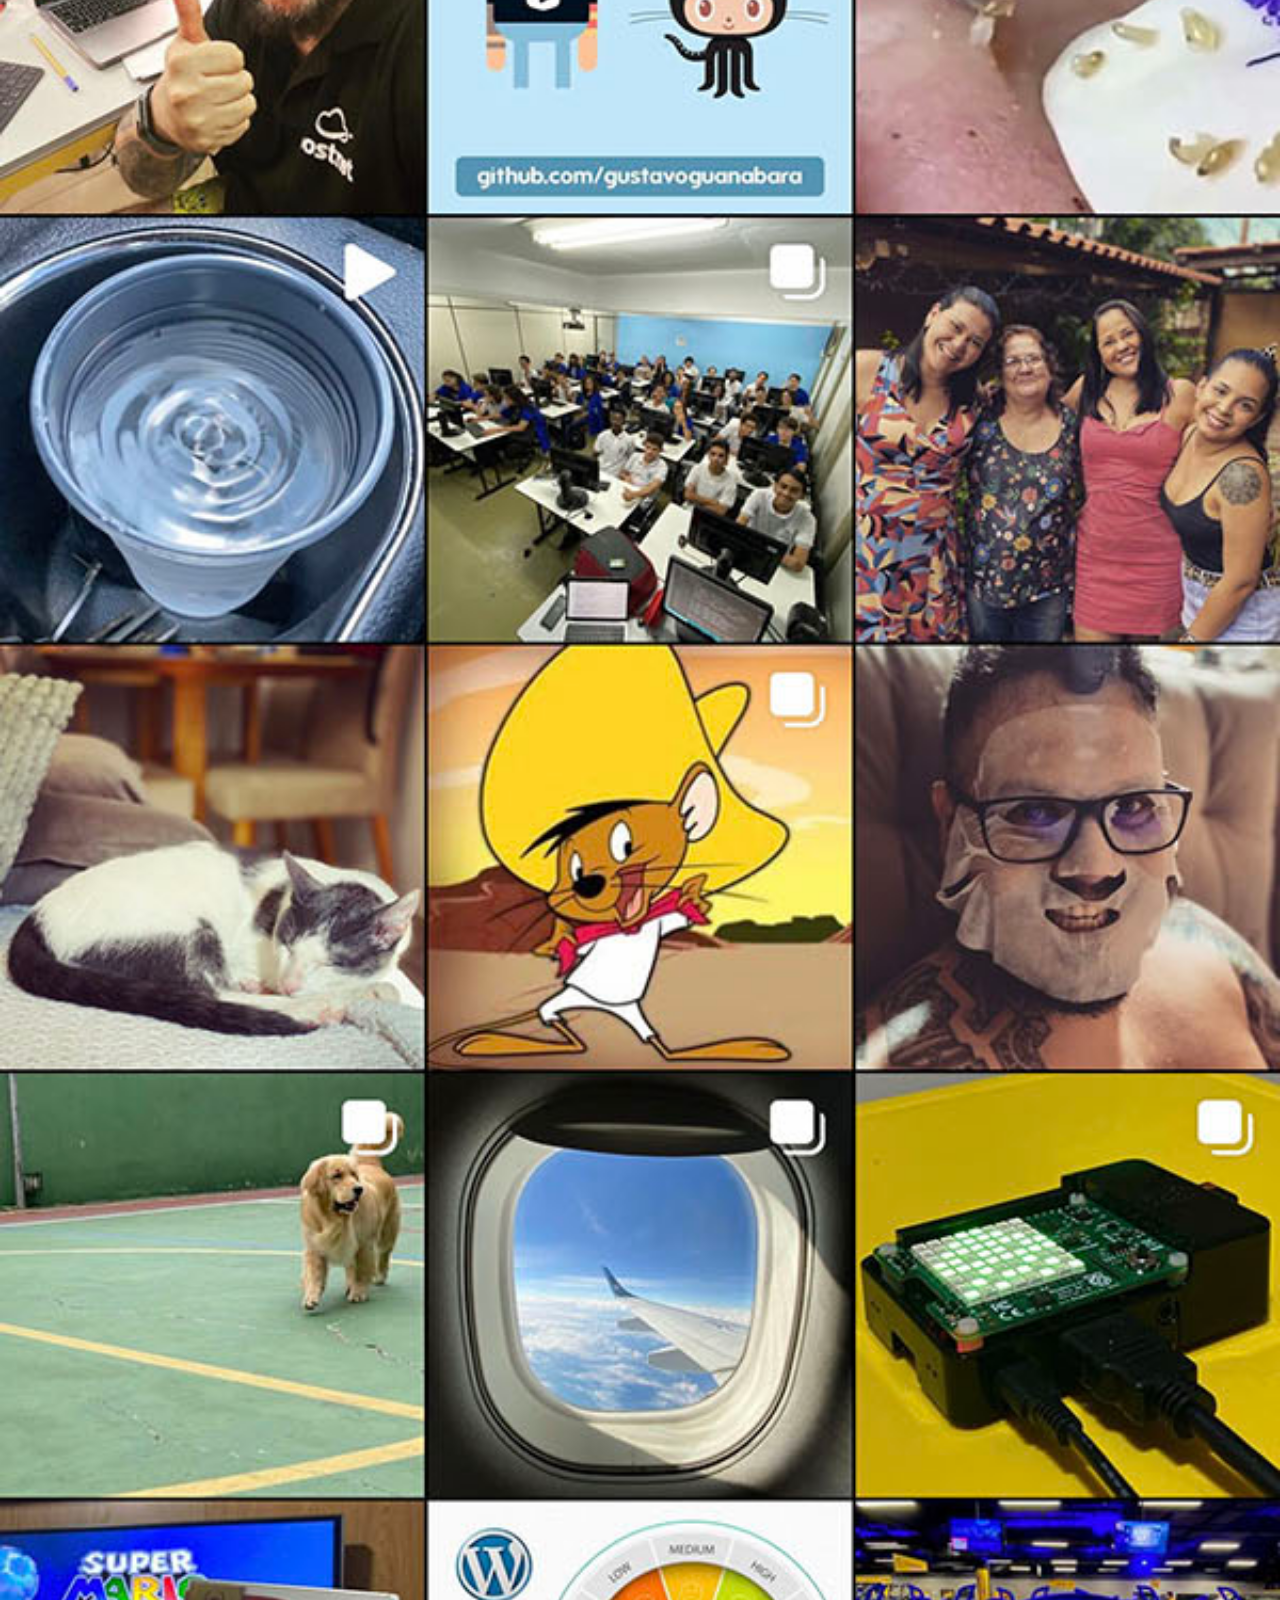
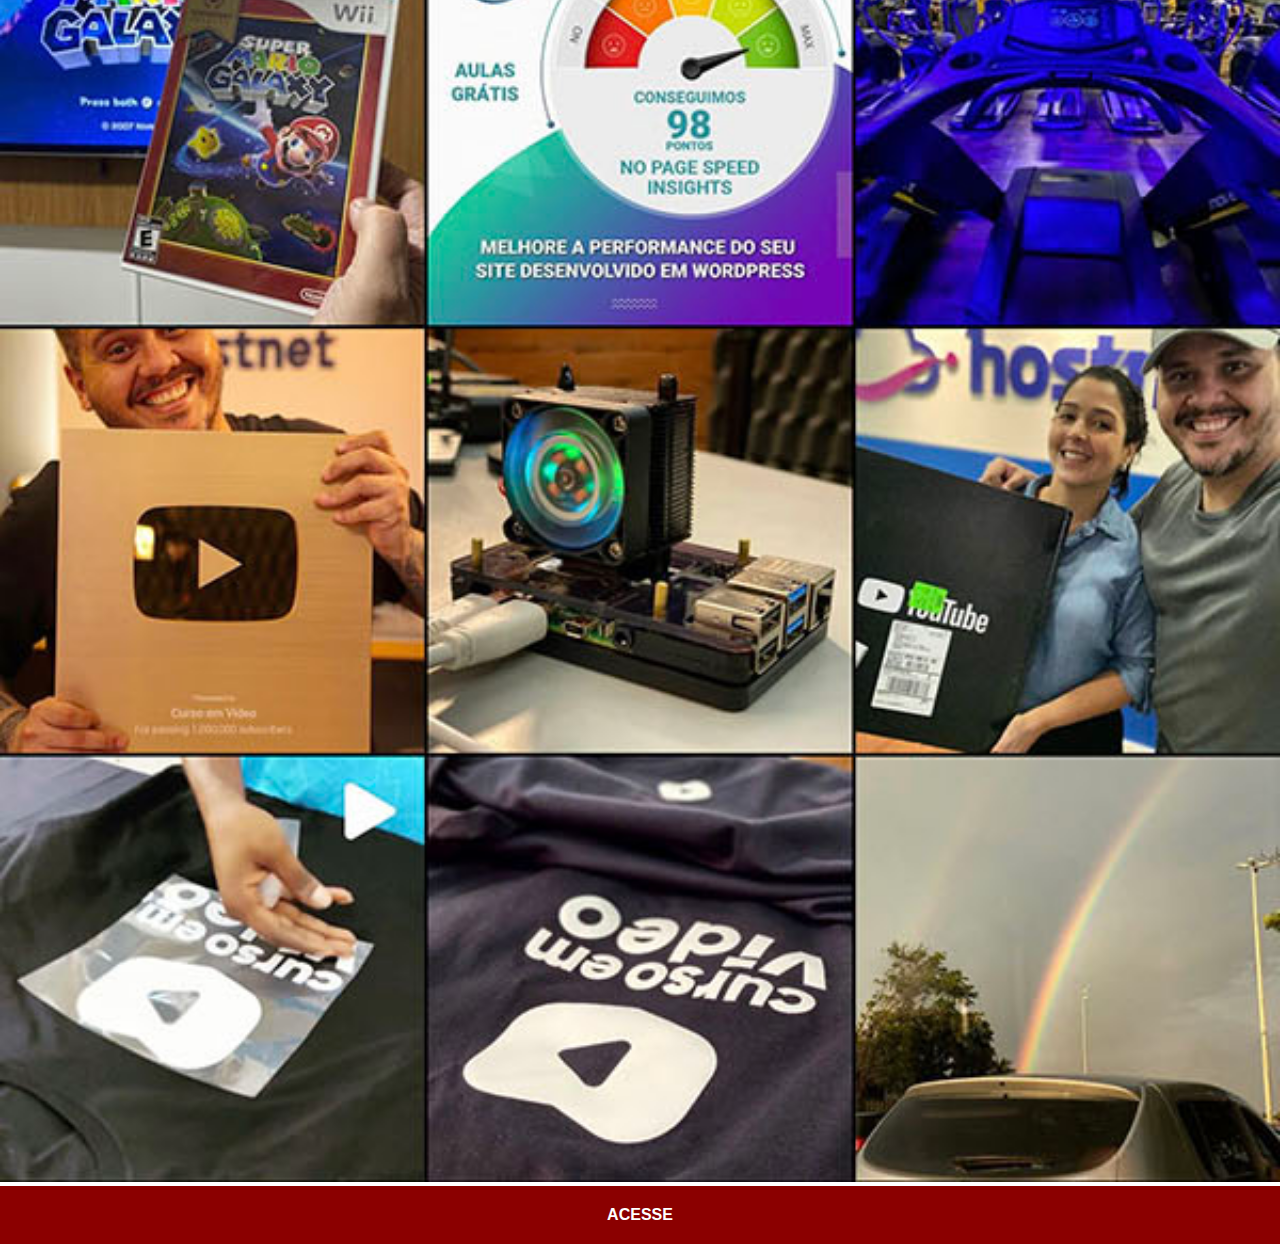
<file: instagram.html>
<!DOCTYPE html>
<html lang="pt-br">
<head>
    <meta charset="UTF-8">
    <meta http-equiv="X-UA-Compatible" content="IE=edge">
    <meta name="viewport" content="width=device-width, initial-scale=1.0">
    <link rel="stylesheet" href="css/social.css">
    <title>Perfil no github</title>
</head>
<body>
    <img src="imagens/tela-instagram.jpg" alt="github">
    <a href="imagens/tela-instagram.jpg" target="_blank">ACESSE</a>
</body>
</html>
</file>
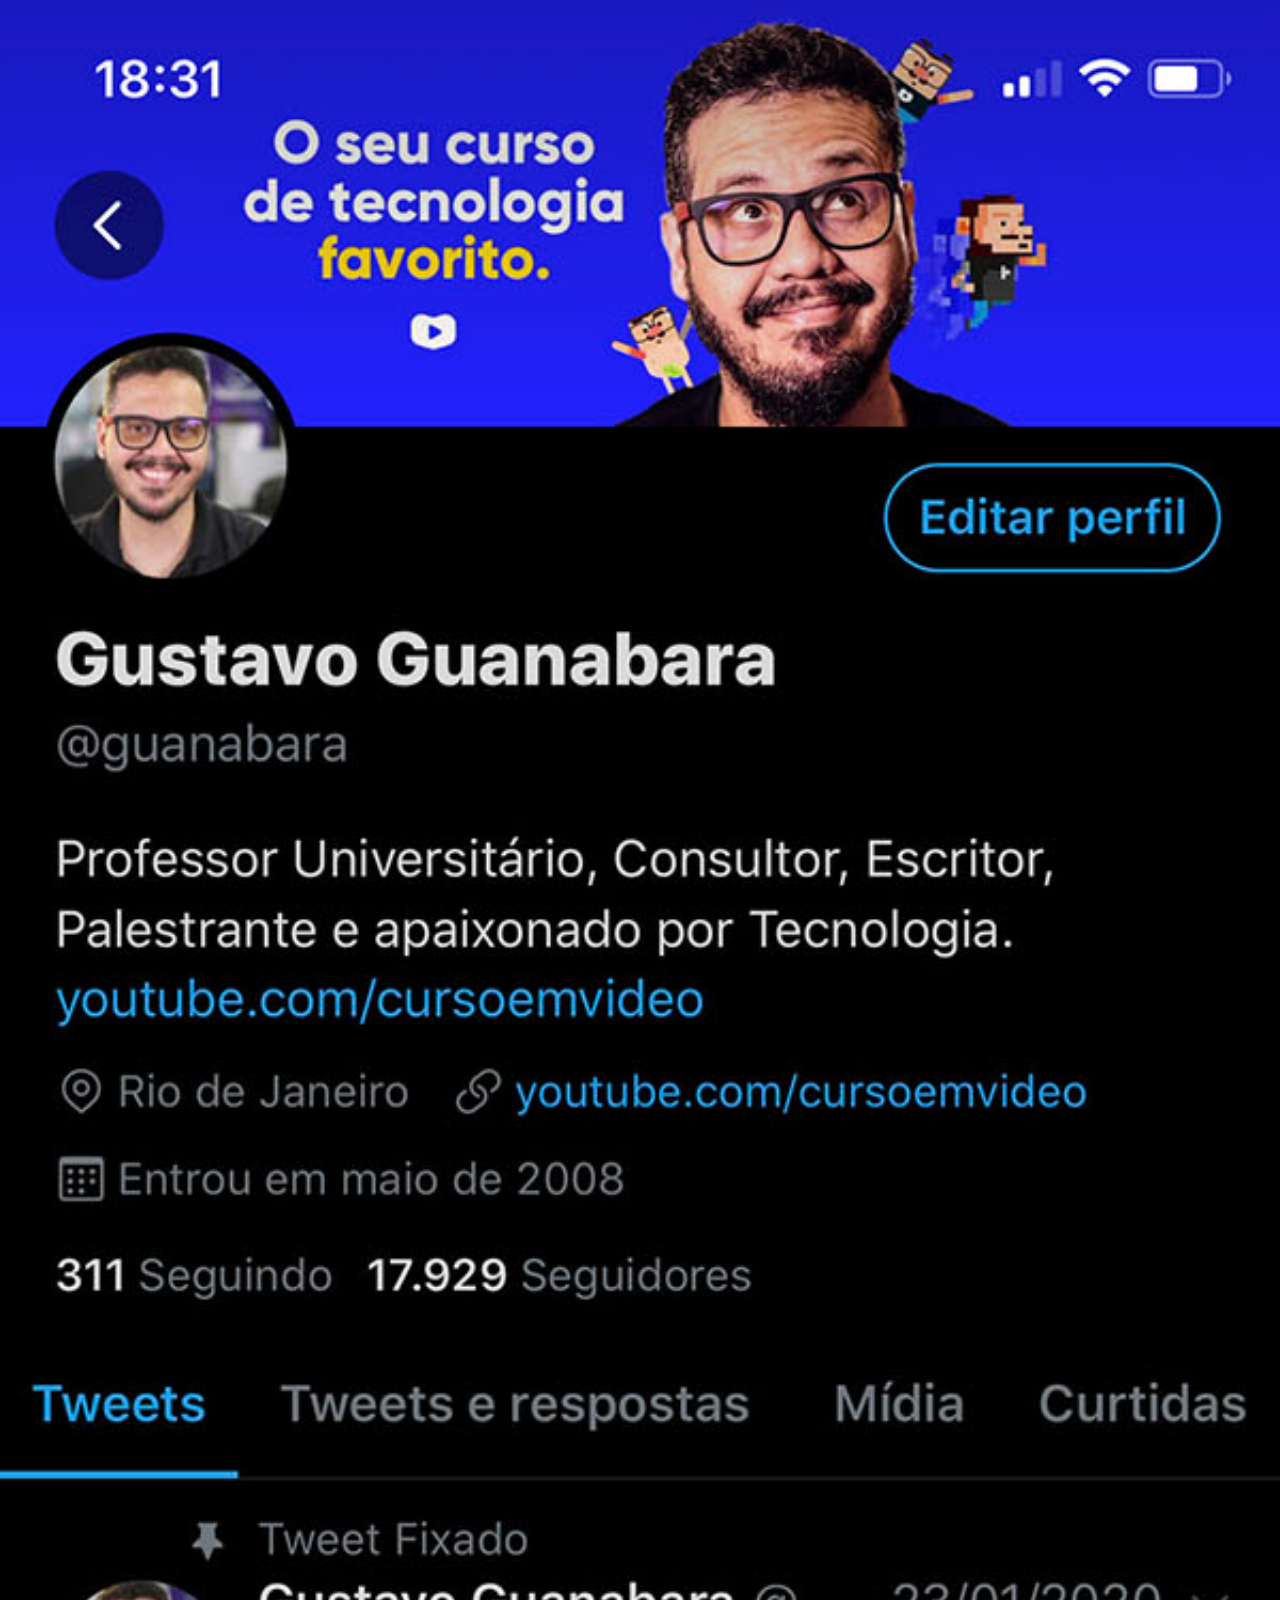
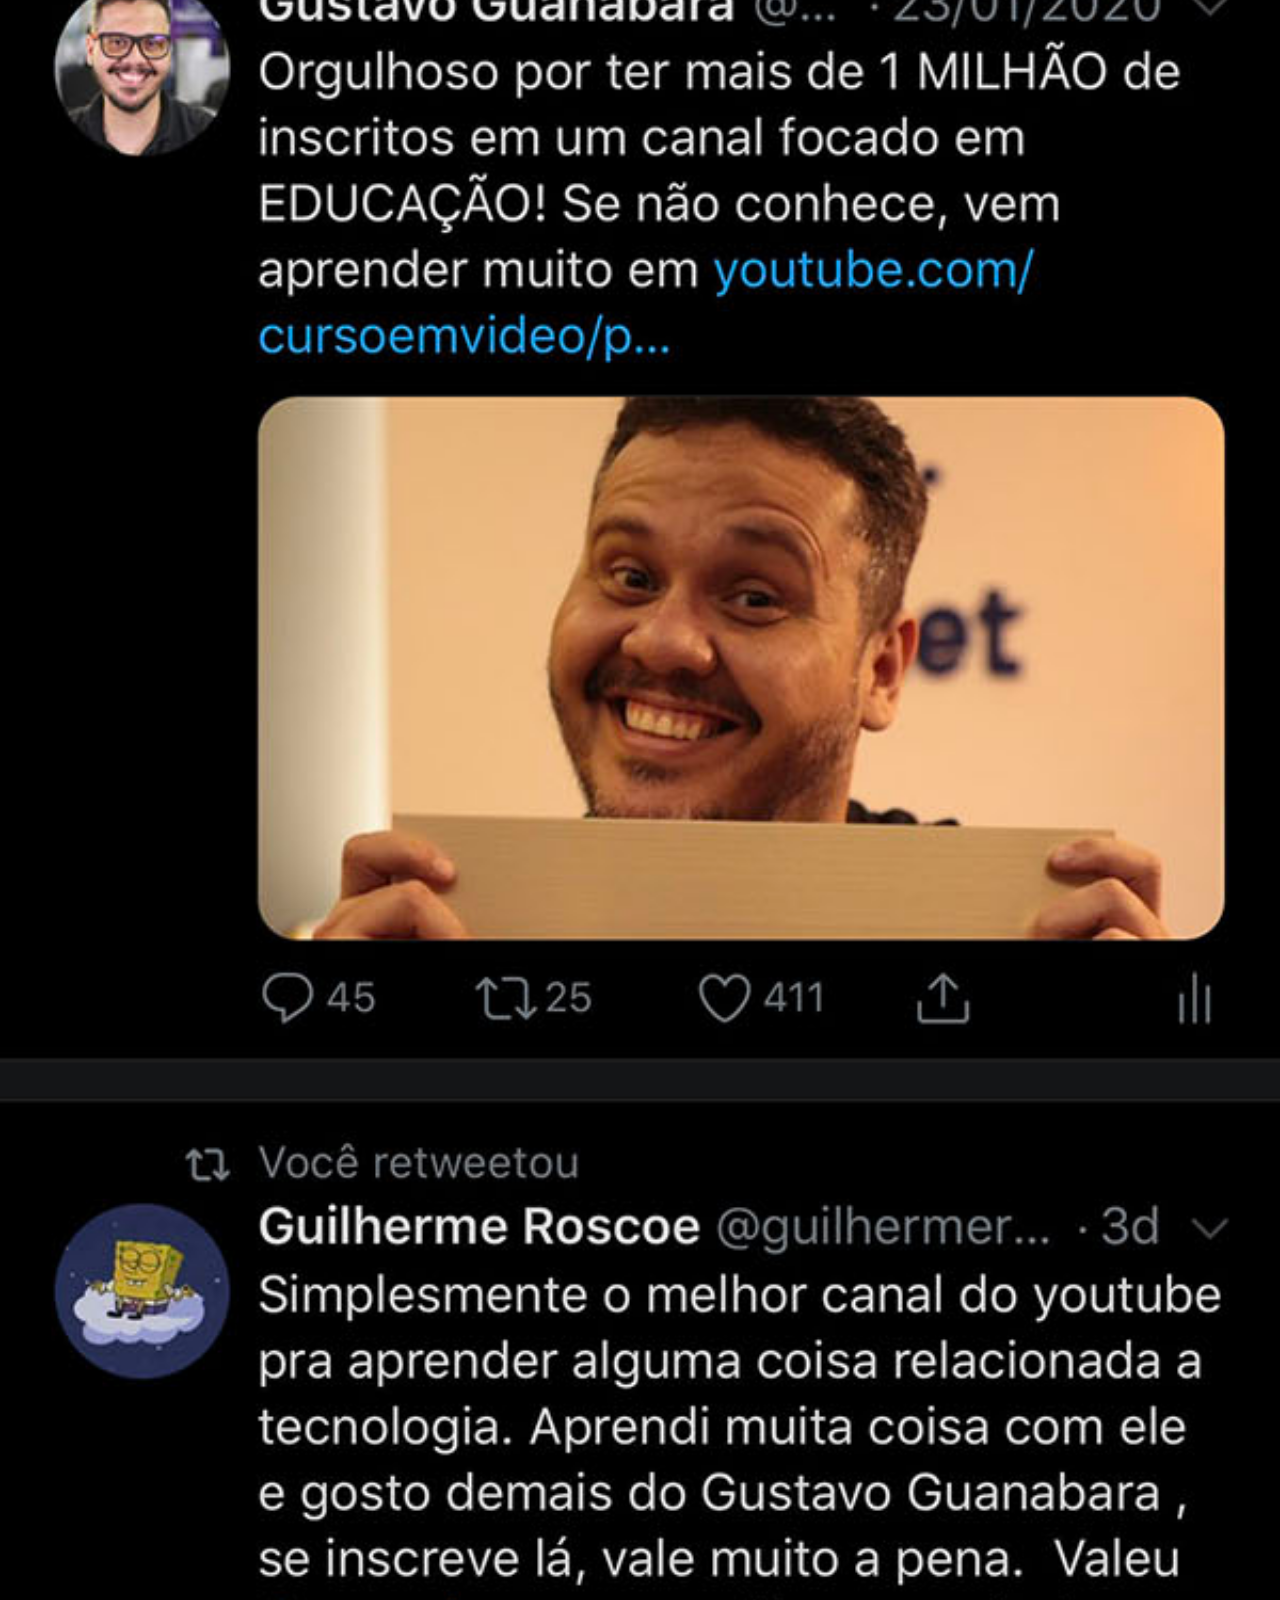
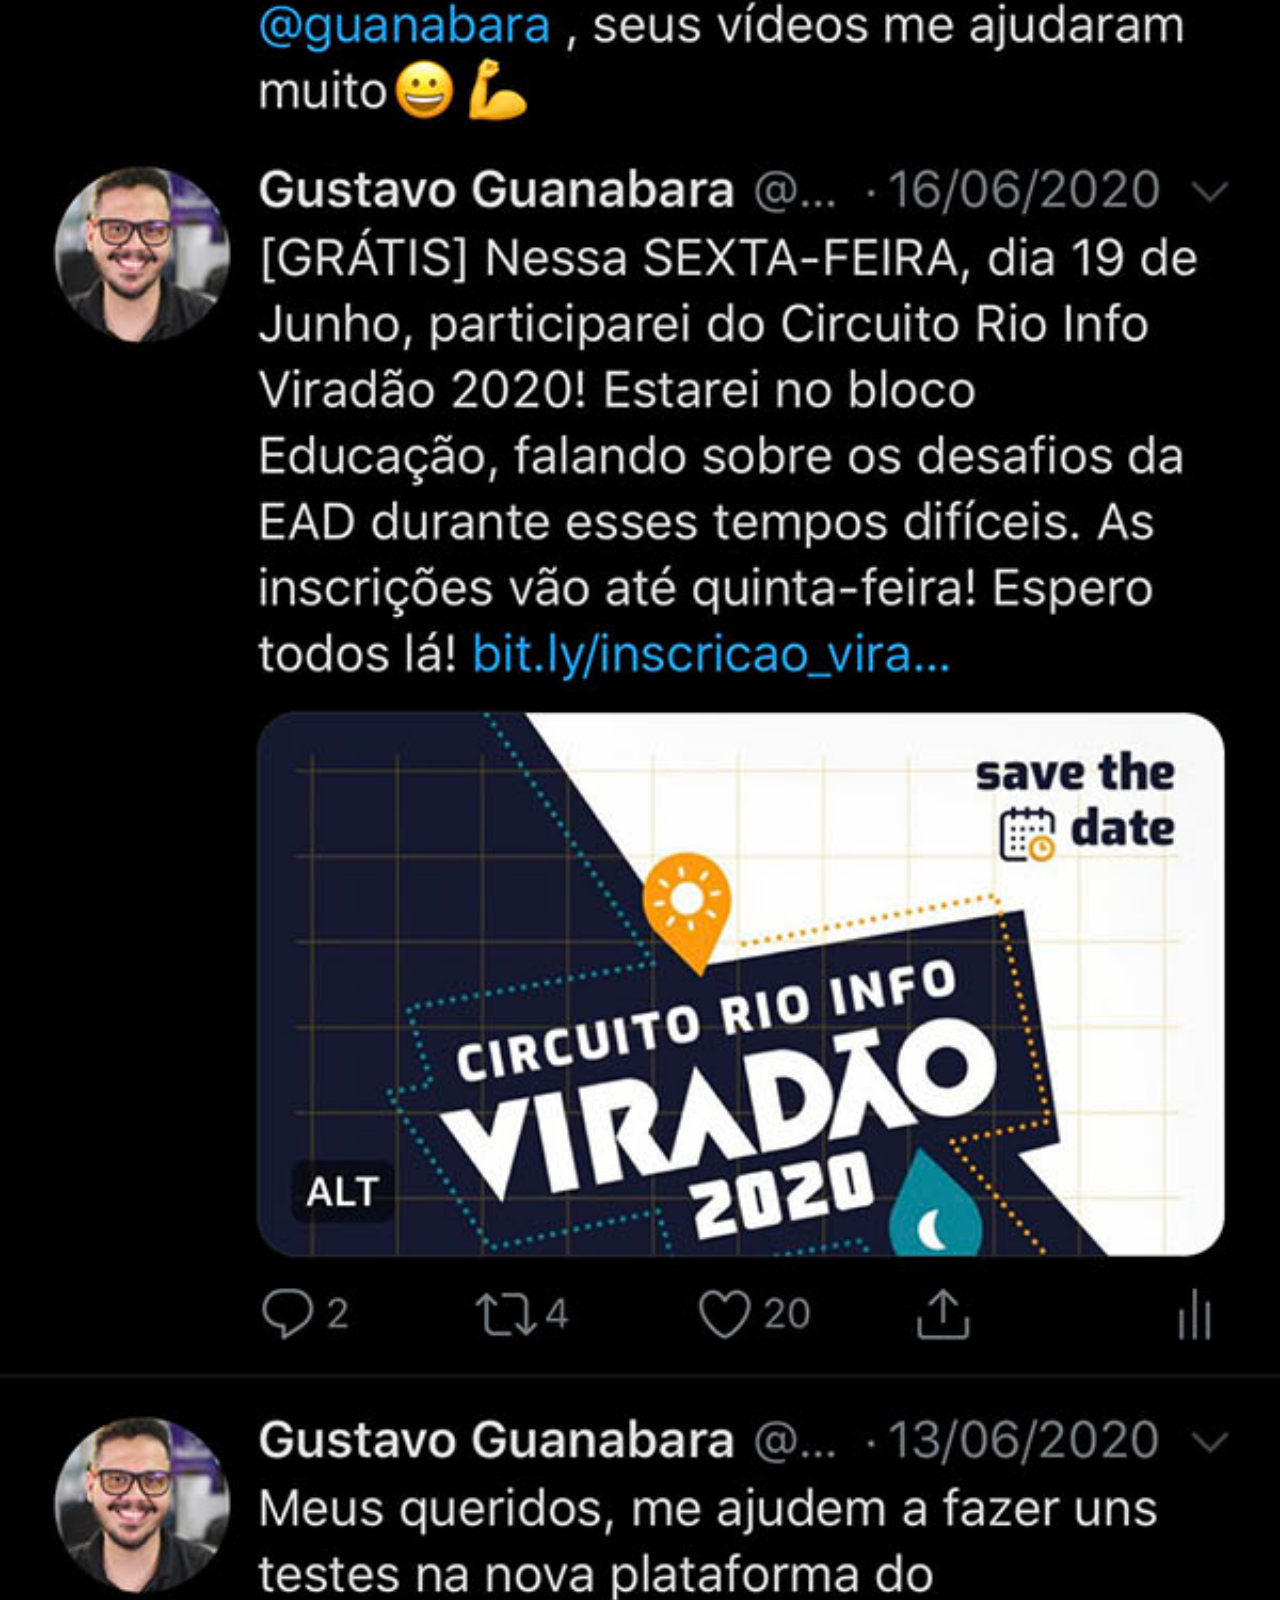
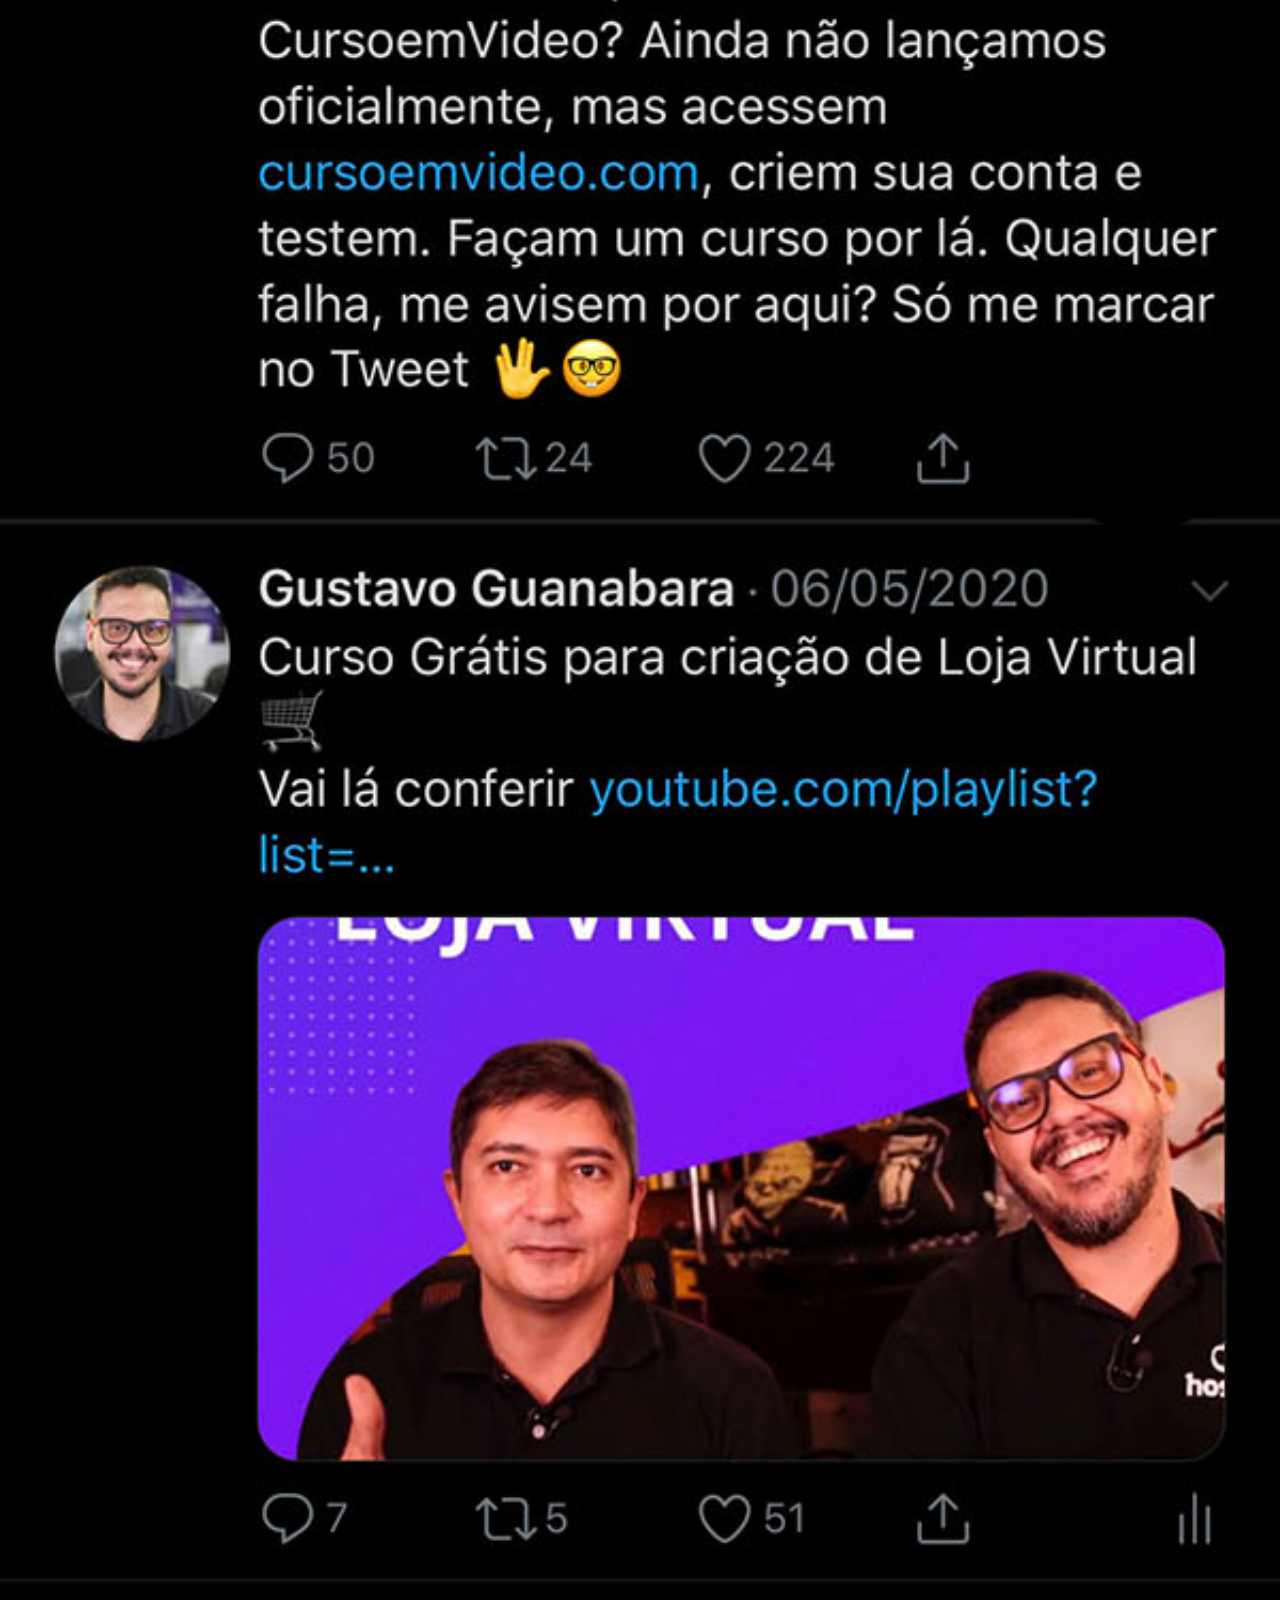
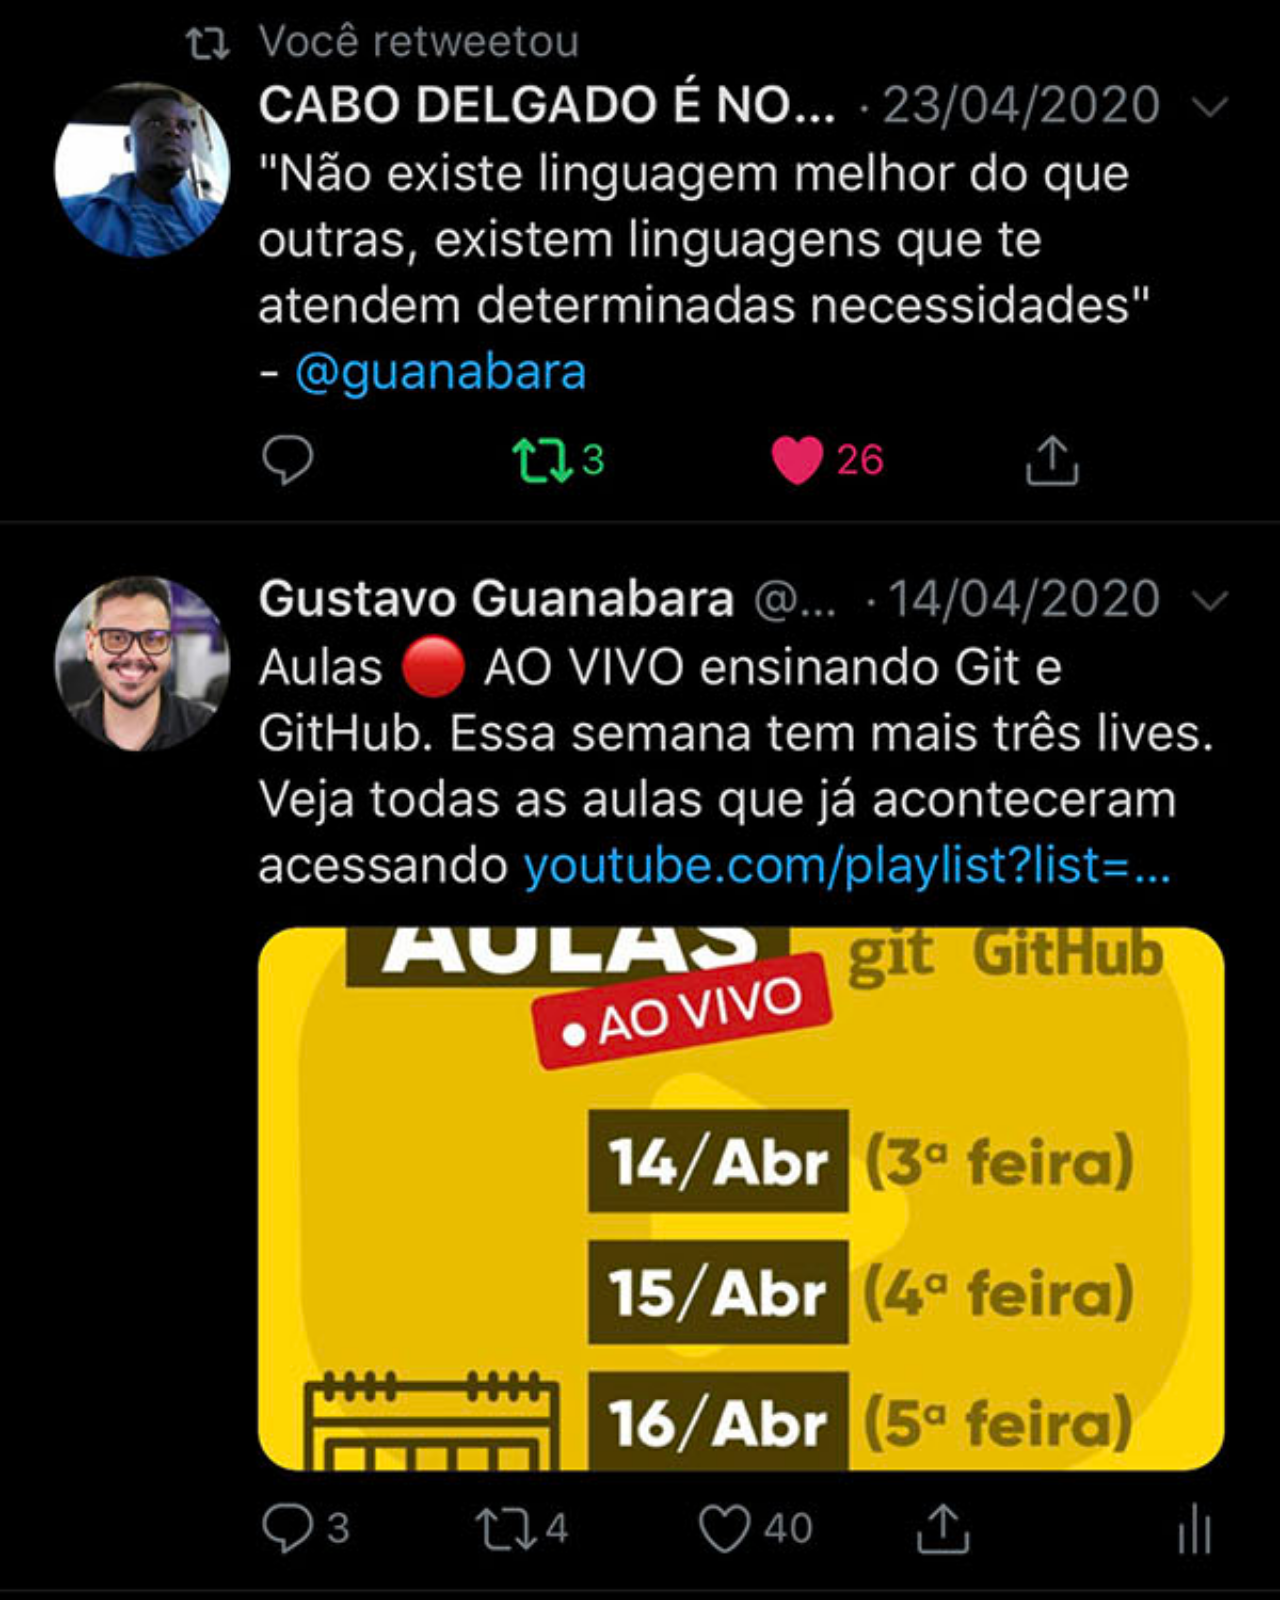
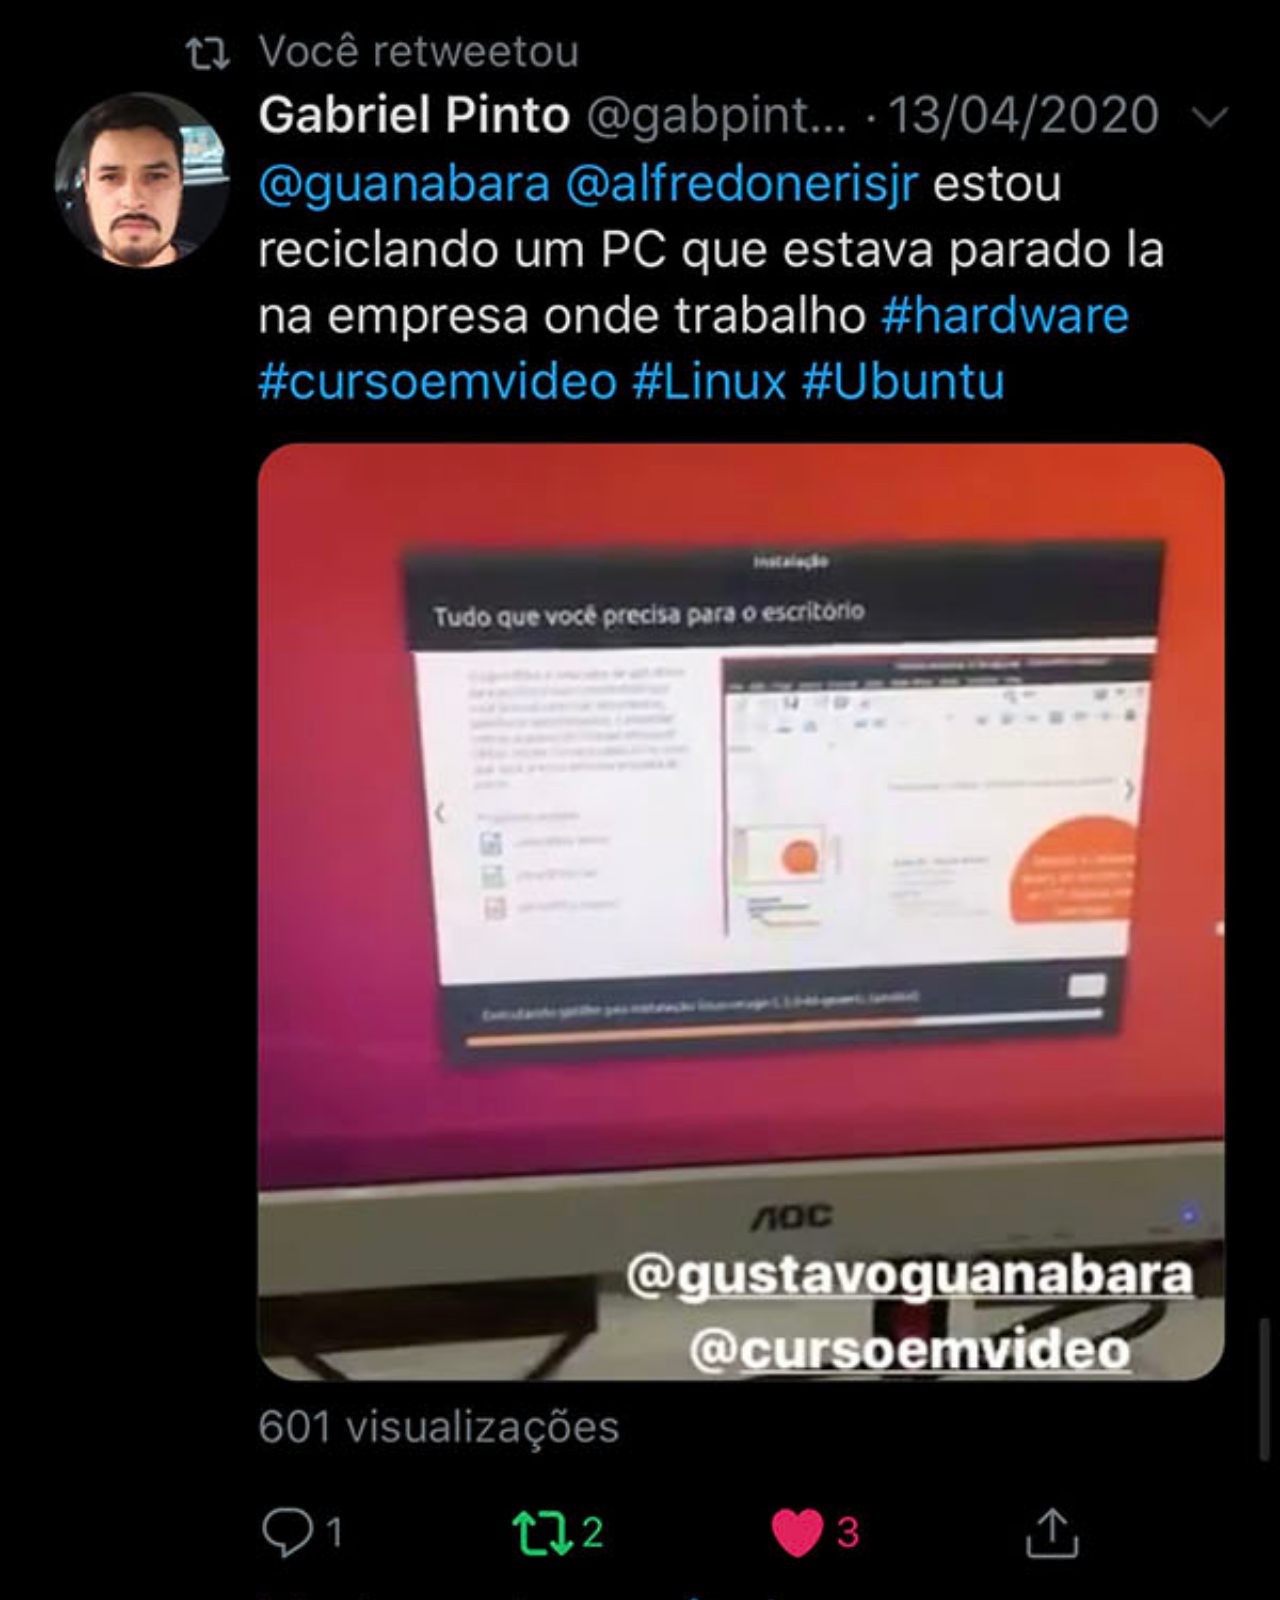
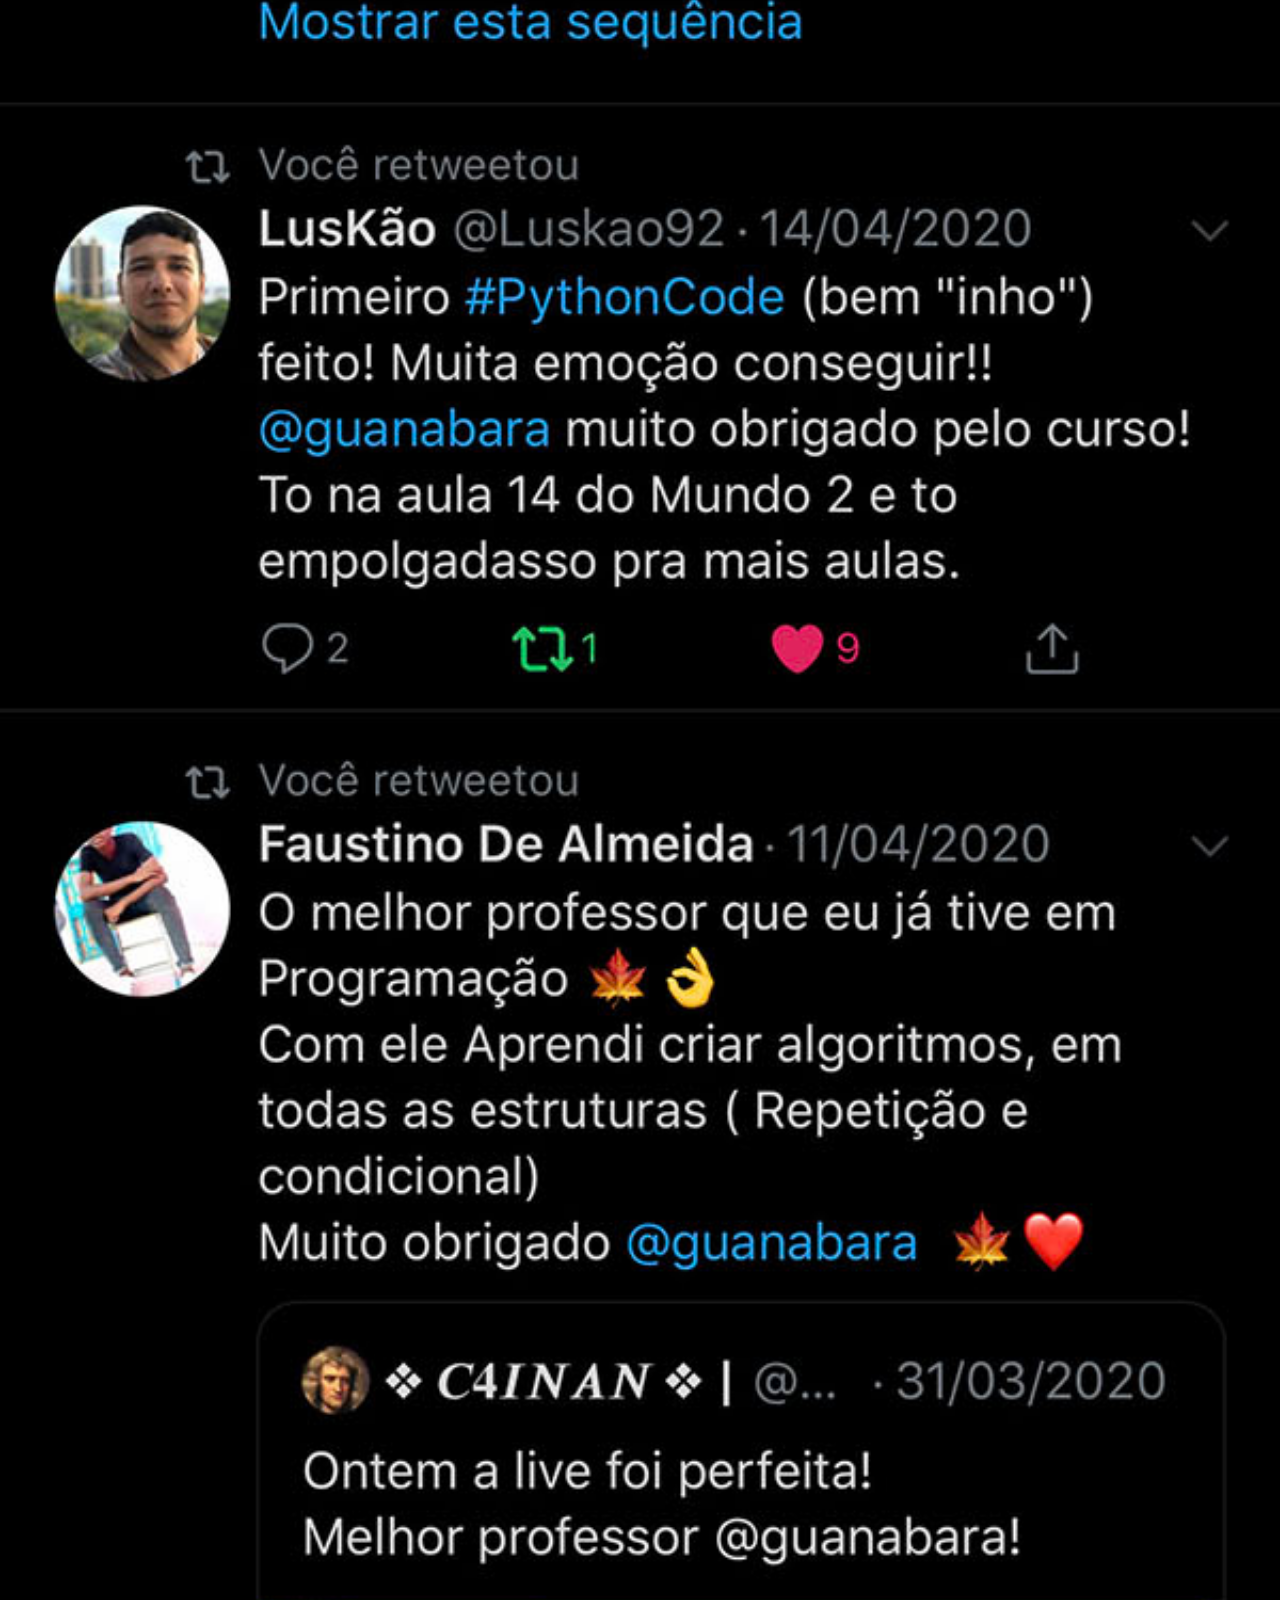
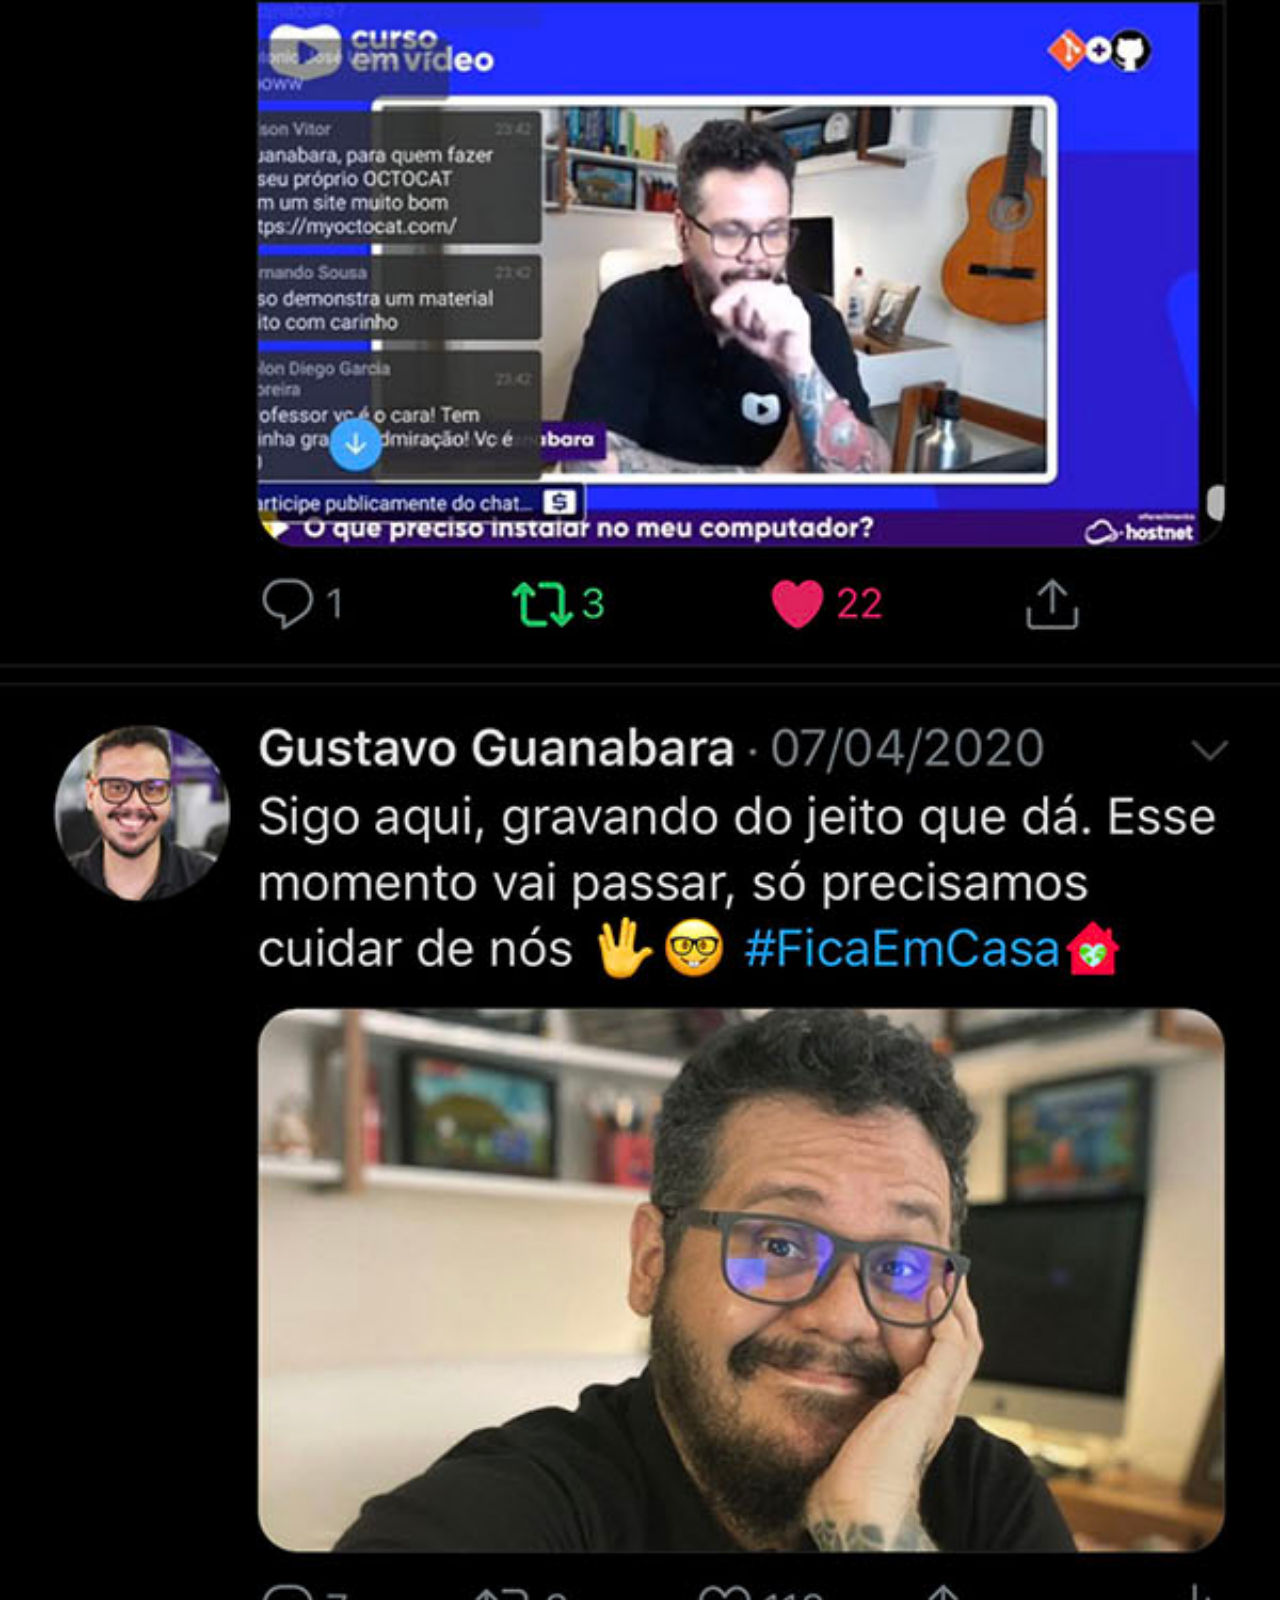
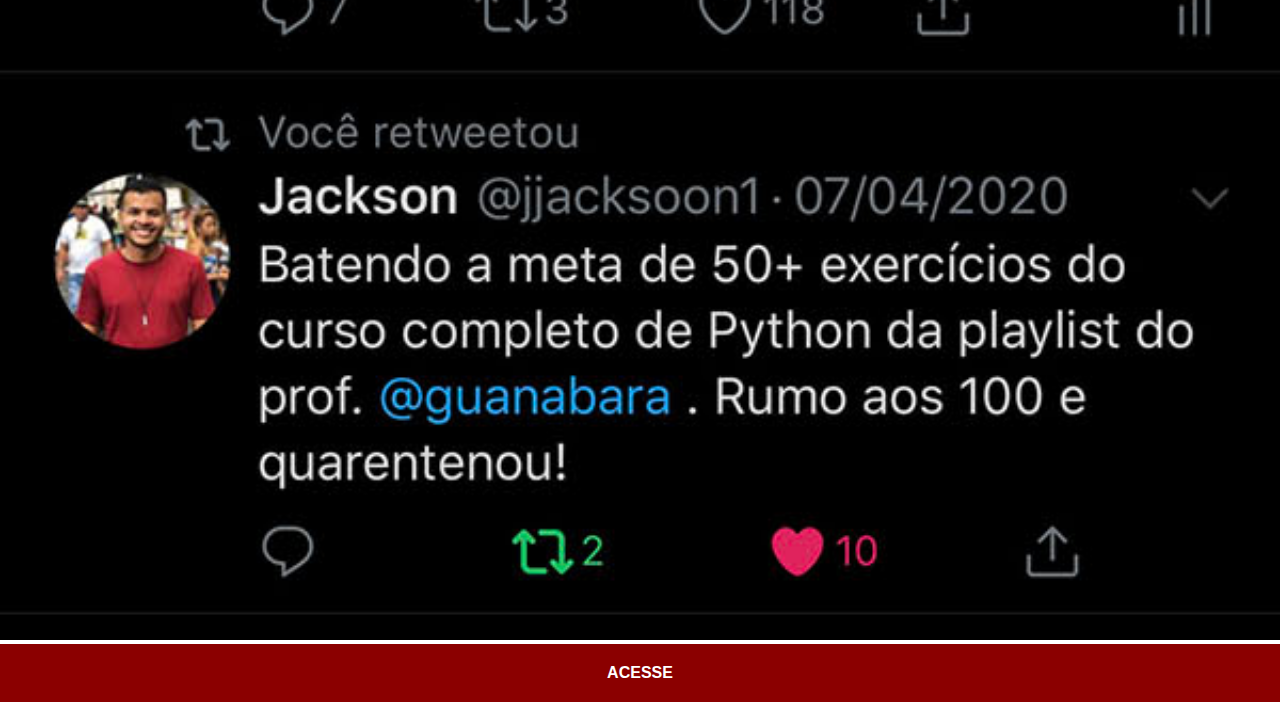
<file: twitter.html>
<!DOCTYPE html>
<html lang="pt-br">
<head>
    <meta charset="UTF-8">
    <meta http-equiv="X-UA-Compatible" content="IE=edge">
    <meta name="viewport" content="width=device-width, initial-scale=1.0">
    <link rel="stylesheet" href="css/social.css">
    <title>Perfil no github</title>
</head>
<body>
    <img src="imagens/tela-twitter.jpg" alt="github">
    <a href="imagens/tela-twitter.jpg" target="_blank">ACESSE</a>
</body>
</html>
</file>
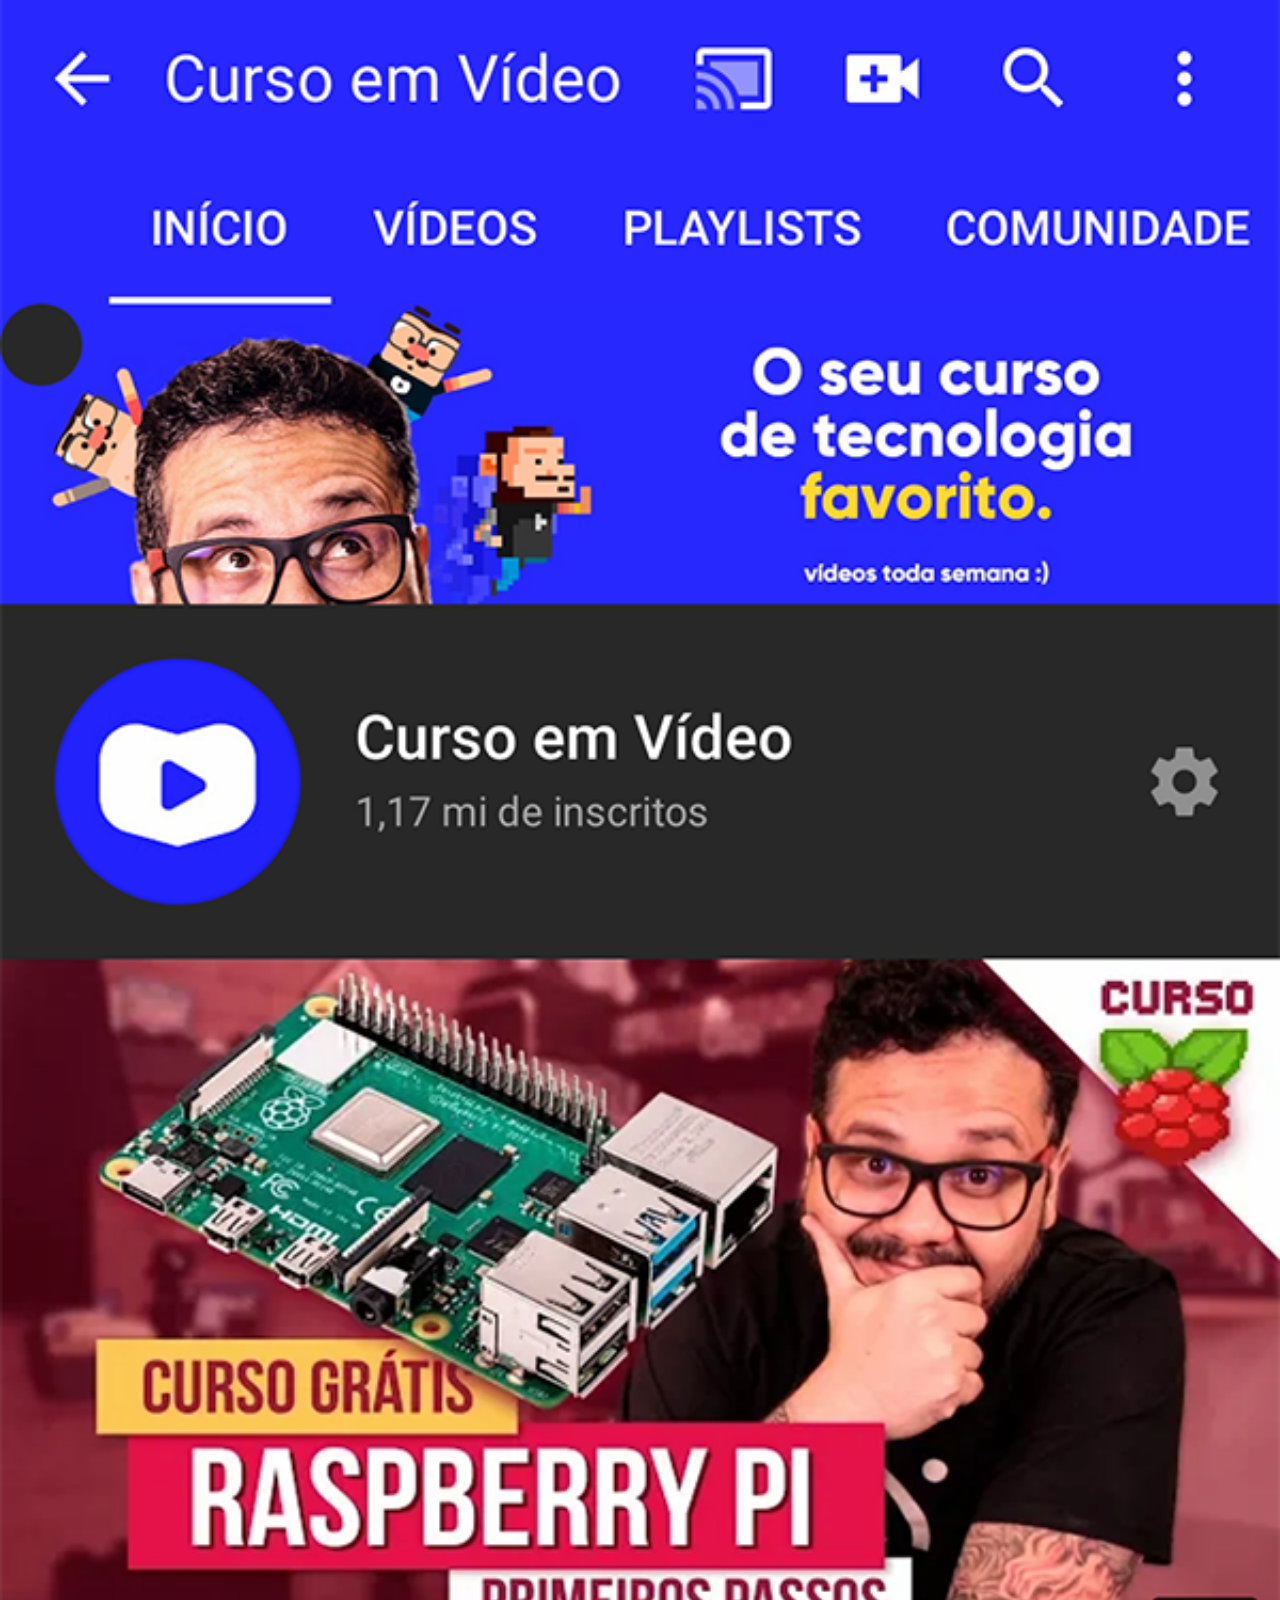
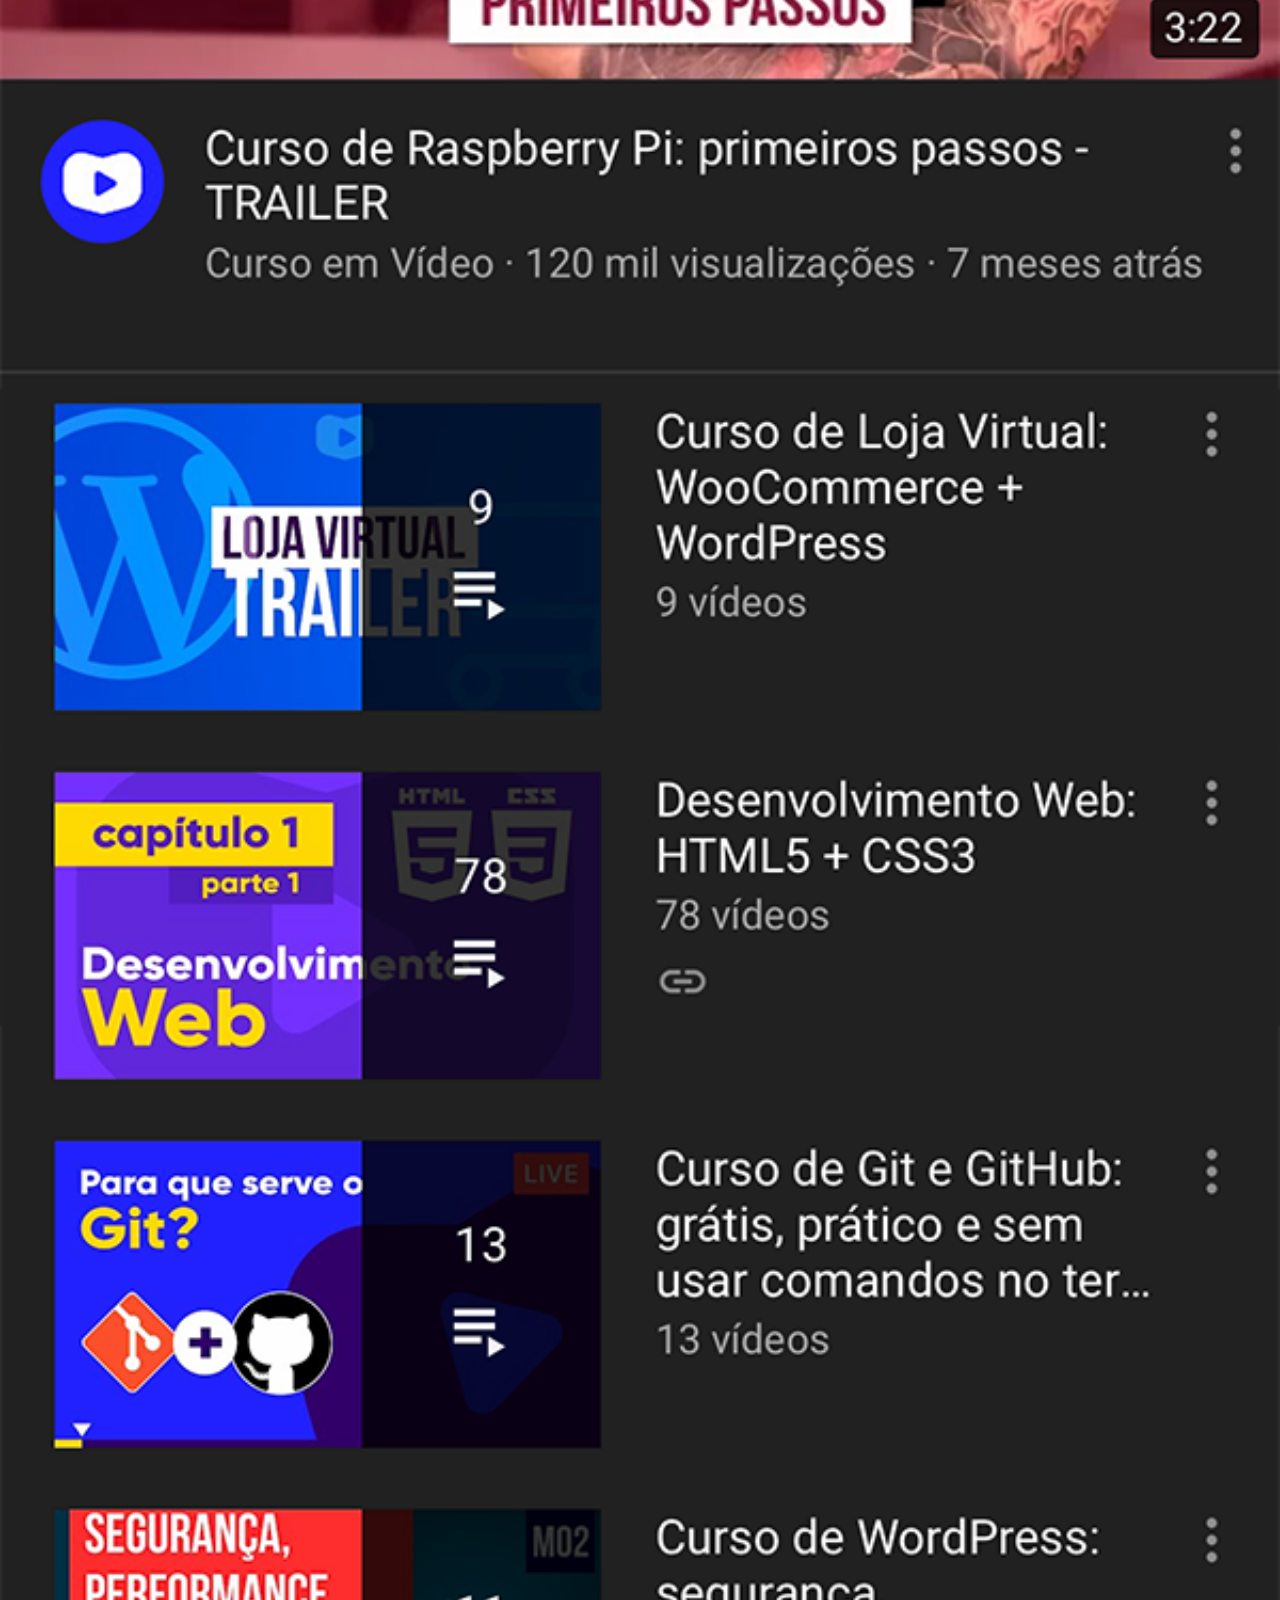
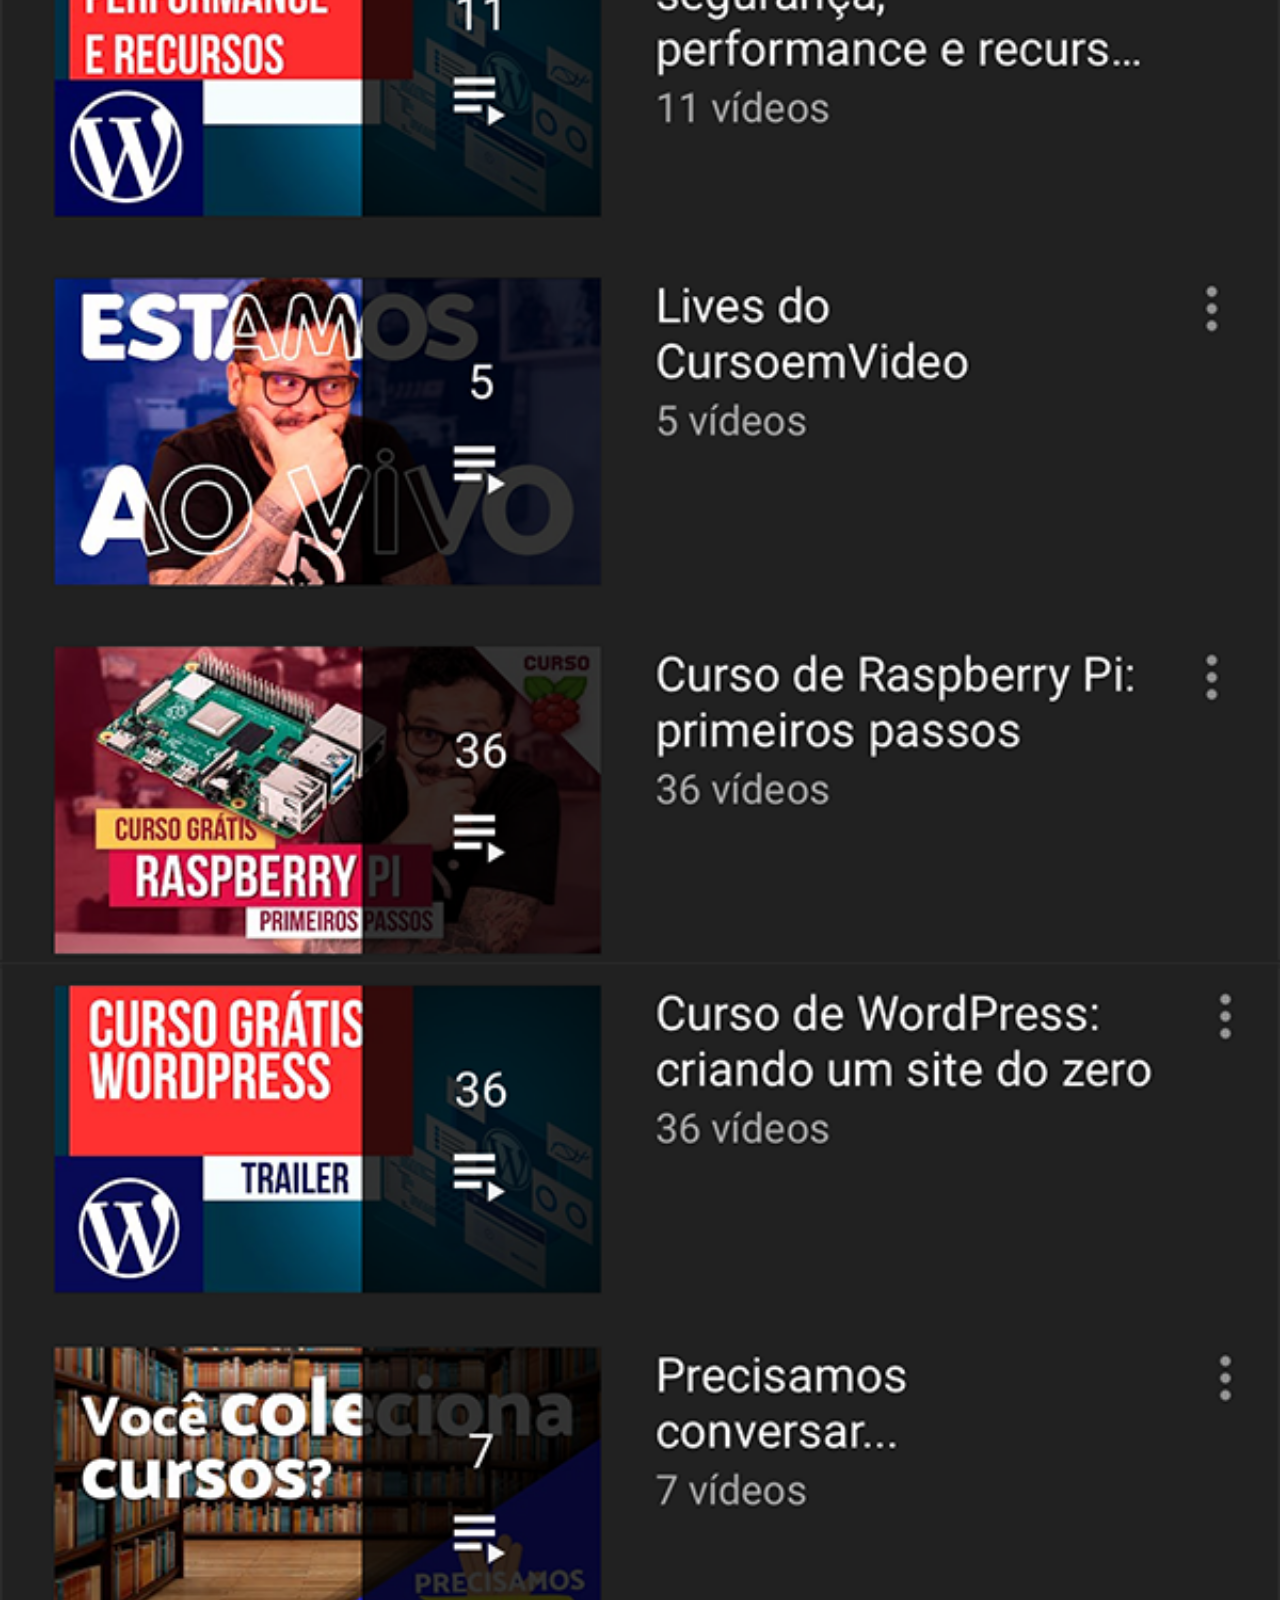
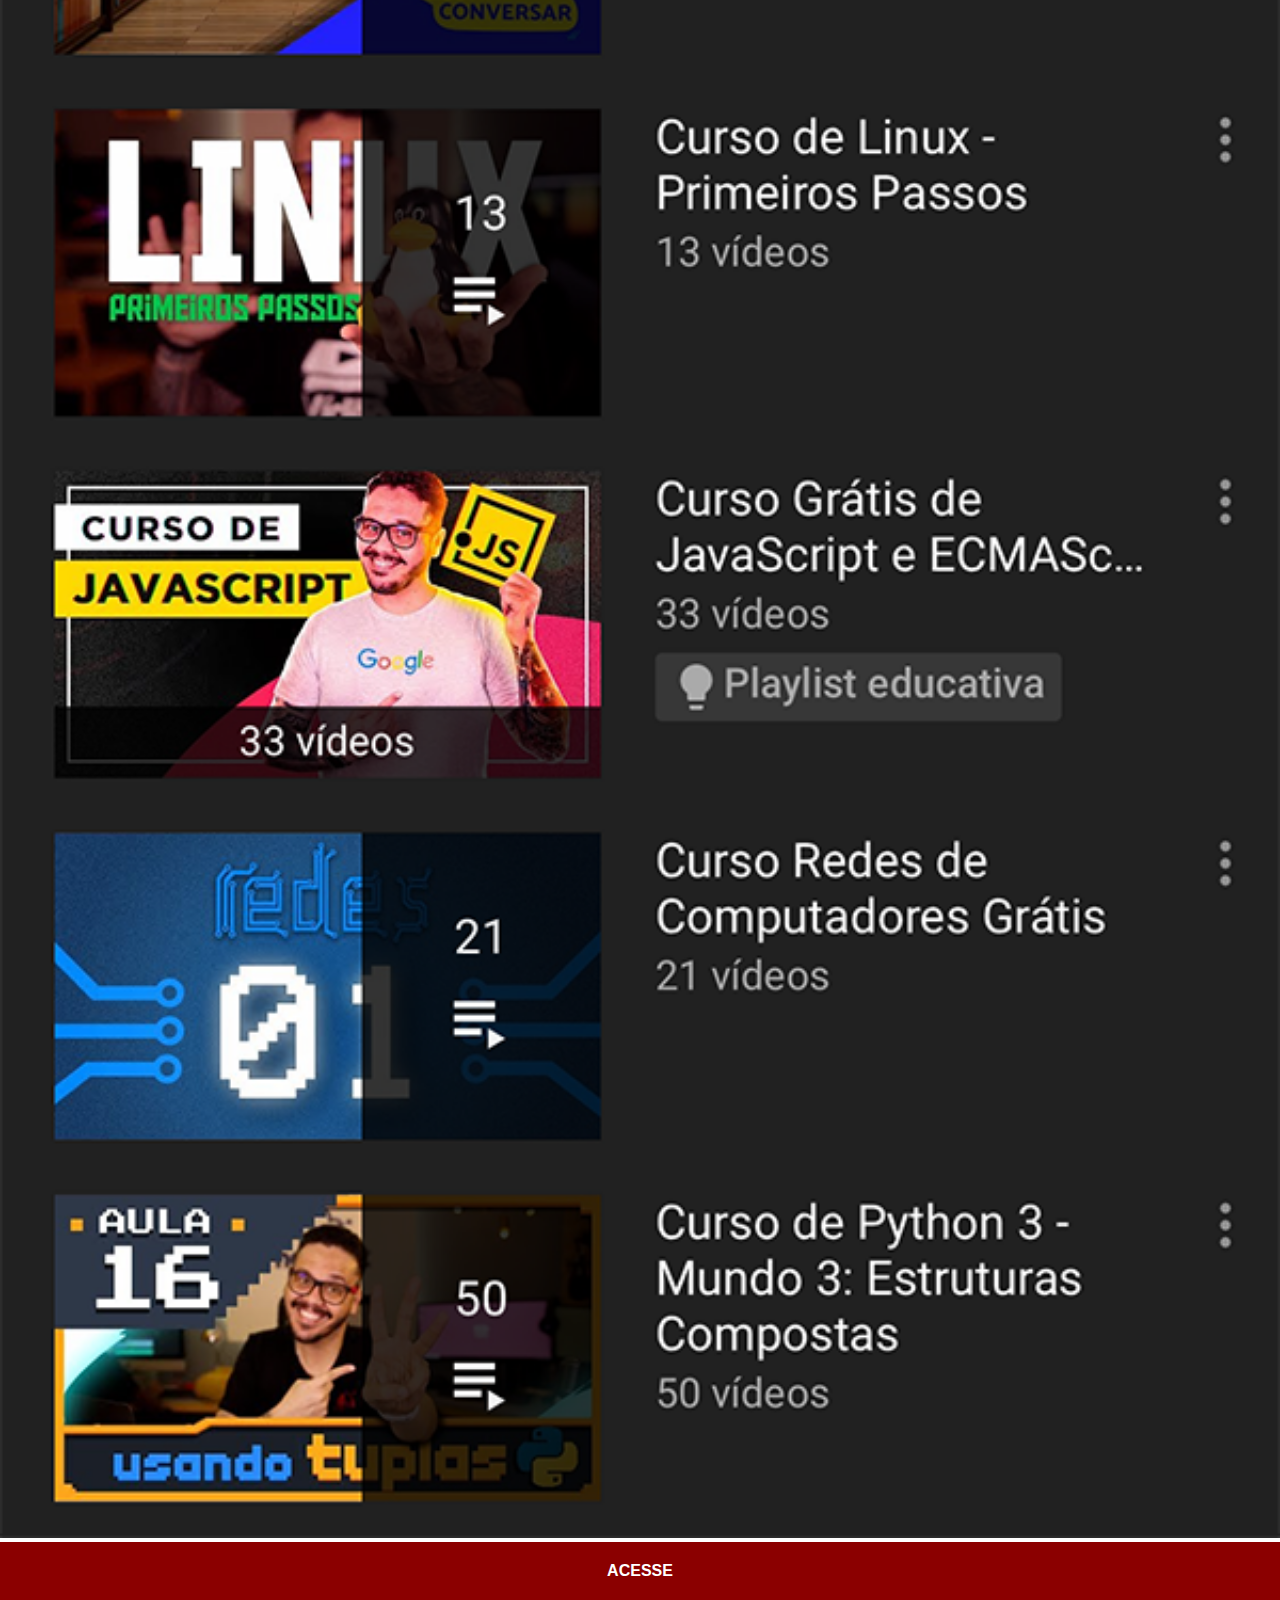
<file: youtube.html>
<!DOCTYPE html>
<html lang="pt-br">
<head>
    <meta charset="UTF-8">
    <meta http-equiv="X-UA-Compatible" content="IE=edge">
    <meta name="viewport" content="width=device-width, initial-scale=1.0">
    <link rel="stylesheet" href="css/social.css">
    <title>Perfil no github</title>
</head>
<body>
    <img src="imagens/tela-youtube.png" alt="github">
    <a href="imagens/tela-youtube.png" target="_blank">ACESSE</a>
</body>
</html>
</file>
<file: css/social.css>
@charset "UTF-8";

*{
    margin: 0;
    padding: 0;
    font-family: Arial, Helvetica, sans-serif;
}

::-webkit-scrollbar{
    width: 0;
    height: 0;
}
img{
    width: 100vw;
}

a{
    display: block;

    background-color: darkred;
    color: white;
    padding: 20px;
    text-align: center;
    font-weight: bolder;
    text-decoration: none;
}

a:hover{
    background-color: red;
}
</file>
